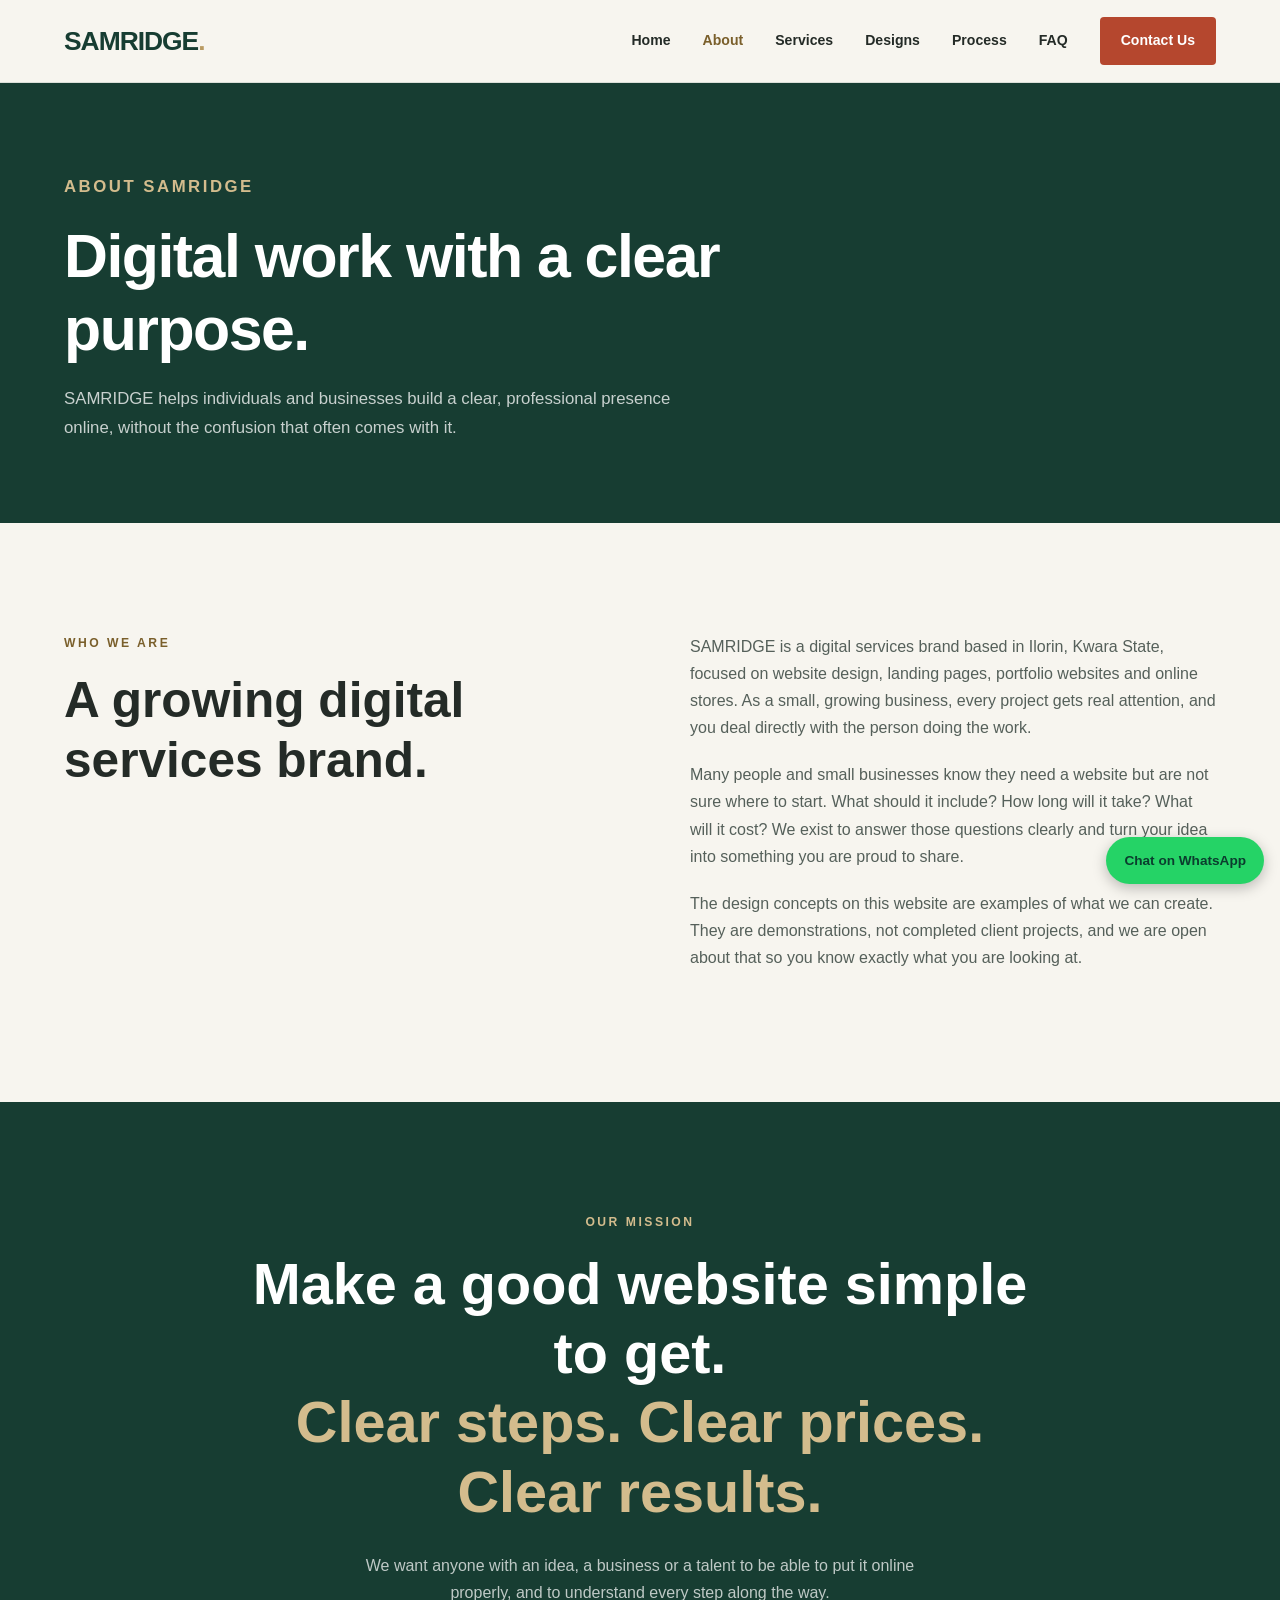
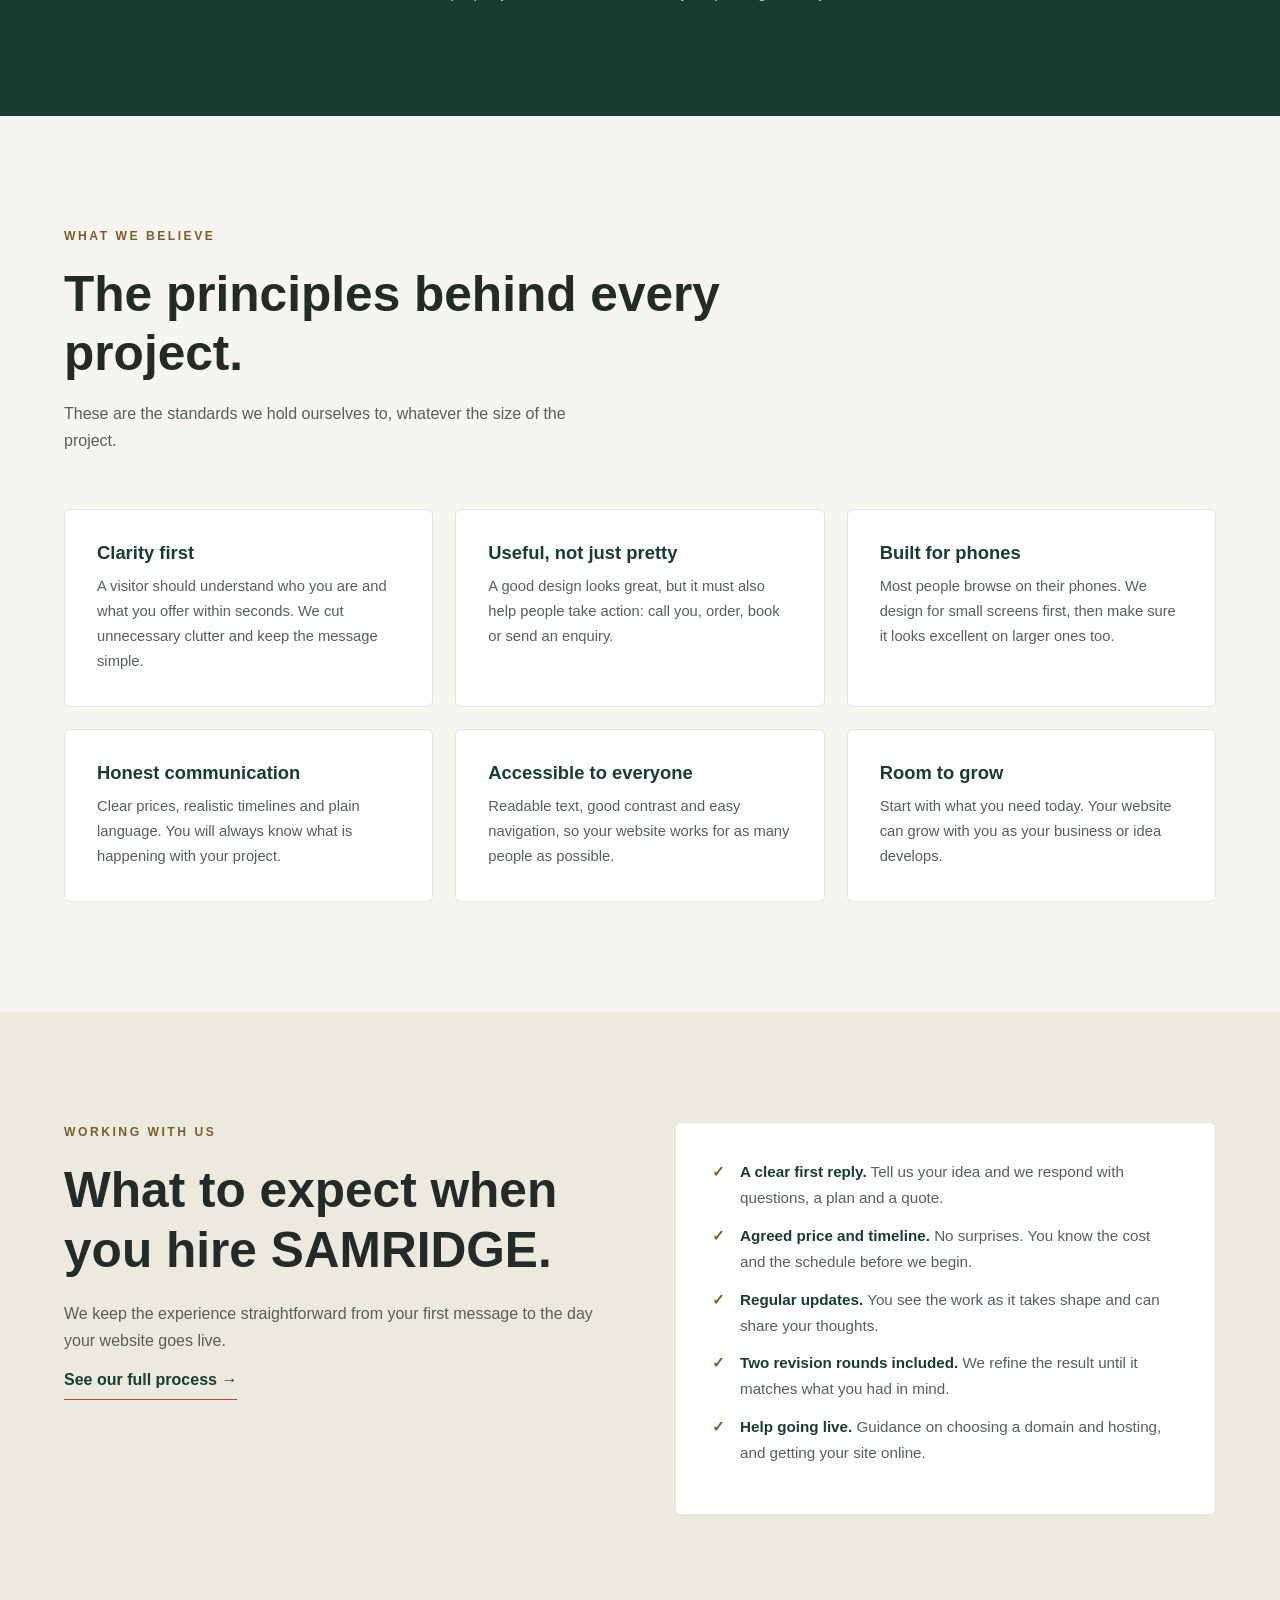
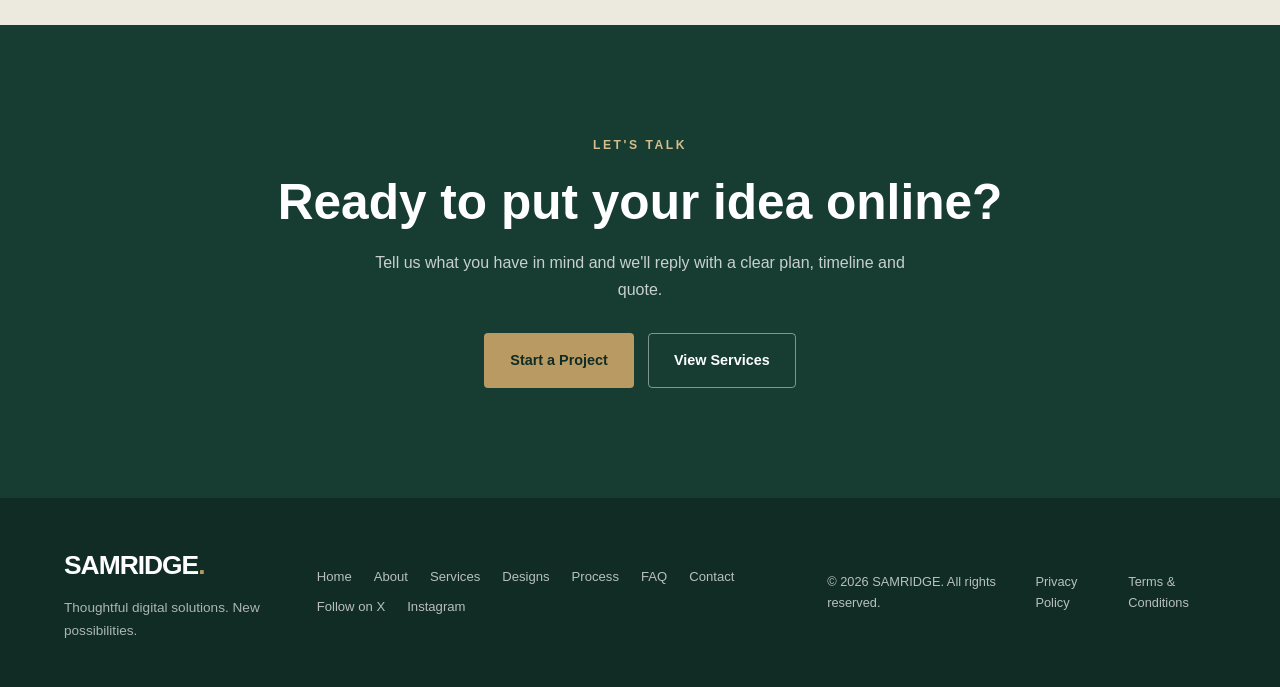
<file: about.html>
<!DOCTYPE html>
<html lang="en">
<head>
    <meta charset="UTF-8">
    <meta name="viewport" content="width=device-width, initial-scale=1.0">
    <title>About SAMRIDGE | Website Design in Ilorin</title>
    <meta name="description" content="Learn who SAMRIDGE is, a website design business based in Ilorin, Kwara State, and how we help individuals and businesses build a clear, professional presence online.">
    <meta name="robots" content="index, follow">
    <meta name="theme-color" content="#173D32">

    <meta property="og:type" content="website">
    <meta property="og:title" content="About SAMRIDGE | Website Design in Ilorin">
    <meta property="og:description" content="Who SAMRIDGE is, what we believe, and how we work.">
    <meta property="og:url" content="https://samah-076.github.io/samridge-website/about.html">
    <meta property="og:image" content="https://samah-076.github.io/samridge-website/og-image.png">
    <meta name="twitter:card" content="summary_large_image">

    <link rel="canonical" href="https://samah-076.github.io/samridge-website/about.html">
    <link rel="icon" href="favicon.png">
    <link rel="stylesheet" href="style.css">
</head>

<body>

    <header class="header">
        <div class="container nav-container">
            <a href="index.html" class="logo">SAMRIDGE<span>.</span></a>

            <button class="menu-toggle" id="menu-toggle" aria-label="Toggle navigation" aria-expanded="false">
                <span></span><span></span><span></span>
            </button>

            <nav class="nav-links" id="nav-links">
                <a href="index.html">Home</a>
                <a href="about.html" class="active">About</a>
                <a href="services.html">Services</a>
                <a href="designs.html">Designs</a>
                <a href="process.html">Process</a>
                <a href="faq.html">FAQ</a>
                <a href="contact.html" class="nav-contact">Contact Us</a>
            </nav>
        </div>
    </header>

    <main>

        <!-- PAGE HEADER -->
        <section class="page-hero">
            <div class="container">
                <p class="eyebrow">ABOUT SAMRIDGE</p>
                <h1>Digital work with a clear purpose.</h1>
                <p>
                    SAMRIDGE helps individuals and businesses build a clear, professional
                    presence online, without the confusion that often comes with it.
                </p>
            </div>
        </section>


        <!-- WHO WE ARE -->
        <section class="intro section-padding">
            <div class="container intro-grid">

                <div>
                    <p class="eyebrow">WHO WE ARE</p>
                    <h2>A growing digital services brand.</h2>
                </div>

                <div class="intro-text">
                    <p>
                        SAMRIDGE is a digital services brand based in Ilorin, Kwara State,
                        focused on website design, landing pages, portfolio websites and
                        online stores. As a small, growing business, every project gets
                        real attention, and you deal directly with the person doing the work.
                    </p>
                    <p>
                        Many people and small businesses know they need a website but are
                        not sure where to start. What should it include? How long will it
                        take? What will it cost? We exist to answer those questions
                        clearly and turn your idea into something you are proud to share.
                    </p>
                    <p>
                        The design concepts on this website are examples of what we can
                        create. They are demonstrations, not completed client projects, and
                        we are open about that so you know exactly what you are looking at.
                    </p>
                </div>

            </div>
        </section>


        <!-- MISSION -->
        <section class="philosophy section-padding">
            <div class="container philosophy-content">
                <p class="eyebrow">OUR MISSION</p>
                <h2>
                    Make a good website simple to get.
                    <span>Clear steps. Clear prices. Clear results.</span>
                </h2>
                <p>
                    We want anyone with an idea, a business or a talent to be able to put
                    it online properly, and to understand every step along the way.
                </p>
            </div>
        </section>


        <!-- WHAT WE BELIEVE -->
        <section class="section-padding bg-light">
            <div class="container">

                <div class="section-heading">
                    <p class="eyebrow">WHAT WE BELIEVE</p>
                    <h2>The principles behind every project.</h2>
                    <p>
                        These are the standards we hold ourselves to, whatever the size
                        of the project.
                    </p>
                </div>

                <div class="feature-grid">

                    <article class="feature-card">
                        <h3>Clarity first</h3>
                        <p>
                            A visitor should understand who you are and what you offer
                            within seconds. We cut unnecessary clutter and keep the message
                            simple.
                        </p>
                    </article>

                    <article class="feature-card">
                        <h3>Useful, not just pretty</h3>
                        <p>
                            A good design looks great, but it must also help people take
                            action: call you, order, book or send an enquiry.
                        </p>
                    </article>

                    <article class="feature-card">
                        <h3>Built for phones</h3>
                        <p>
                            Most people browse on their phones. We design for small screens
                            first, then make sure it looks excellent on larger ones too.
                        </p>
                    </article>

                    <article class="feature-card">
                        <h3>Honest communication</h3>
                        <p>
                            Clear prices, realistic timelines and plain language. You will
                            always know what is happening with your project.
                        </p>
                    </article>

                    <article class="feature-card">
                        <h3>Accessible to everyone</h3>
                        <p>
                            Readable text, good contrast and easy navigation, so your
                            website works for as many people as possible.
                        </p>
                    </article>

                    <article class="feature-card">
                        <h3>Room to grow</h3>
                        <p>
                            Start with what you need today. Your website can grow with you
                            as your business or idea develops.
                        </p>
                    </article>

                </div>

            </div>
        </section>


        <!-- HOW WE WORK WITH YOU -->
        <section class="section-padding bg-alt">
            <div class="container split">

                <div>
                    <p class="eyebrow">WORKING WITH US</p>
                    <h2>What to expect when you hire SAMRIDGE.</h2>
                    <p style="margin-top:20px;">
                        We keep the experience straightforward from your first message to
                        the day your website goes live.
                    </p>
                    <a href="process.html" class="text-link">See our full process →</a>
                </div>

                <div class="split-box">
                    <ul class="check-list" style="margin-top:0;">
                        <li><strong>A clear first reply.</strong> Tell us your idea and we respond with questions, a plan and a quote.</li>
                        <li><strong>Agreed price and timeline.</strong> No surprises. You know the cost and the schedule before we begin.</li>
                        <li><strong>Regular updates.</strong> You see the work as it takes shape and can share your thoughts.</li>
                        <li><strong>Two revision rounds included.</strong> We refine the result until it matches what you had in mind.</li>
                        <li><strong>Help going live.</strong> Guidance on choosing a domain and hosting, and getting your site online.</li>
                    </ul>
                </div>

            </div>
        </section>


        <!-- CTA -->
        <section class="cta-banner section-padding">
            <div class="container">
                <p class="eyebrow">LET'S TALK</p>
                <h2>Ready to put your idea online?</h2>
                <p>Tell us what you have in mind and we'll reply with a clear plan, timeline and quote.</p>
                <div class="hero-buttons">
                    <a href="contact.html" class="btn btn-primary">Start a Project</a>
                    <a href="services.html" class="btn btn-outline">View Services</a>
                </div>
            </div>
        </section>

    </main>


    <footer class="footer">
        <div class="container footer-content">

            <div>
                <a href="index.html" class="logo footer-logo">SAMRIDGE<span>.</span></a>
                <p>Thoughtful digital solutions. New possibilities.</p>
            </div>

            <nav class="footer-links" aria-label="Footer">
                <a href="index.html">Home</a>
                <a href="about.html">About</a>
                <a href="services.html">Services</a>
                <a href="designs.html">Designs</a>
                <a href="process.html">Process</a>
                <a href="faq.html">FAQ</a>
                <a href="contact.html">Contact</a>
            </nav>

            <div class="footer-bottom">
                <p>© <span id="year"></span> SAMRIDGE. All rights reserved.</p>
                <a href="privacy.html">Privacy Policy</a>
                <a href="terms.html">Terms &amp; Conditions</a>
            </div>

        </div>
    </footer>

    <a href="https://wa.me/2349167930217?text=Hi%20SAMRIDGE%2C%20I%27d%20like%20to%20start%20a%20project"
       class="whatsapp-float" target="_blank" rel="noopener" aria-label="Chat on WhatsApp">Chat on WhatsApp</a>

    <script src="script.js"></script>
</body>
</html>
</file>
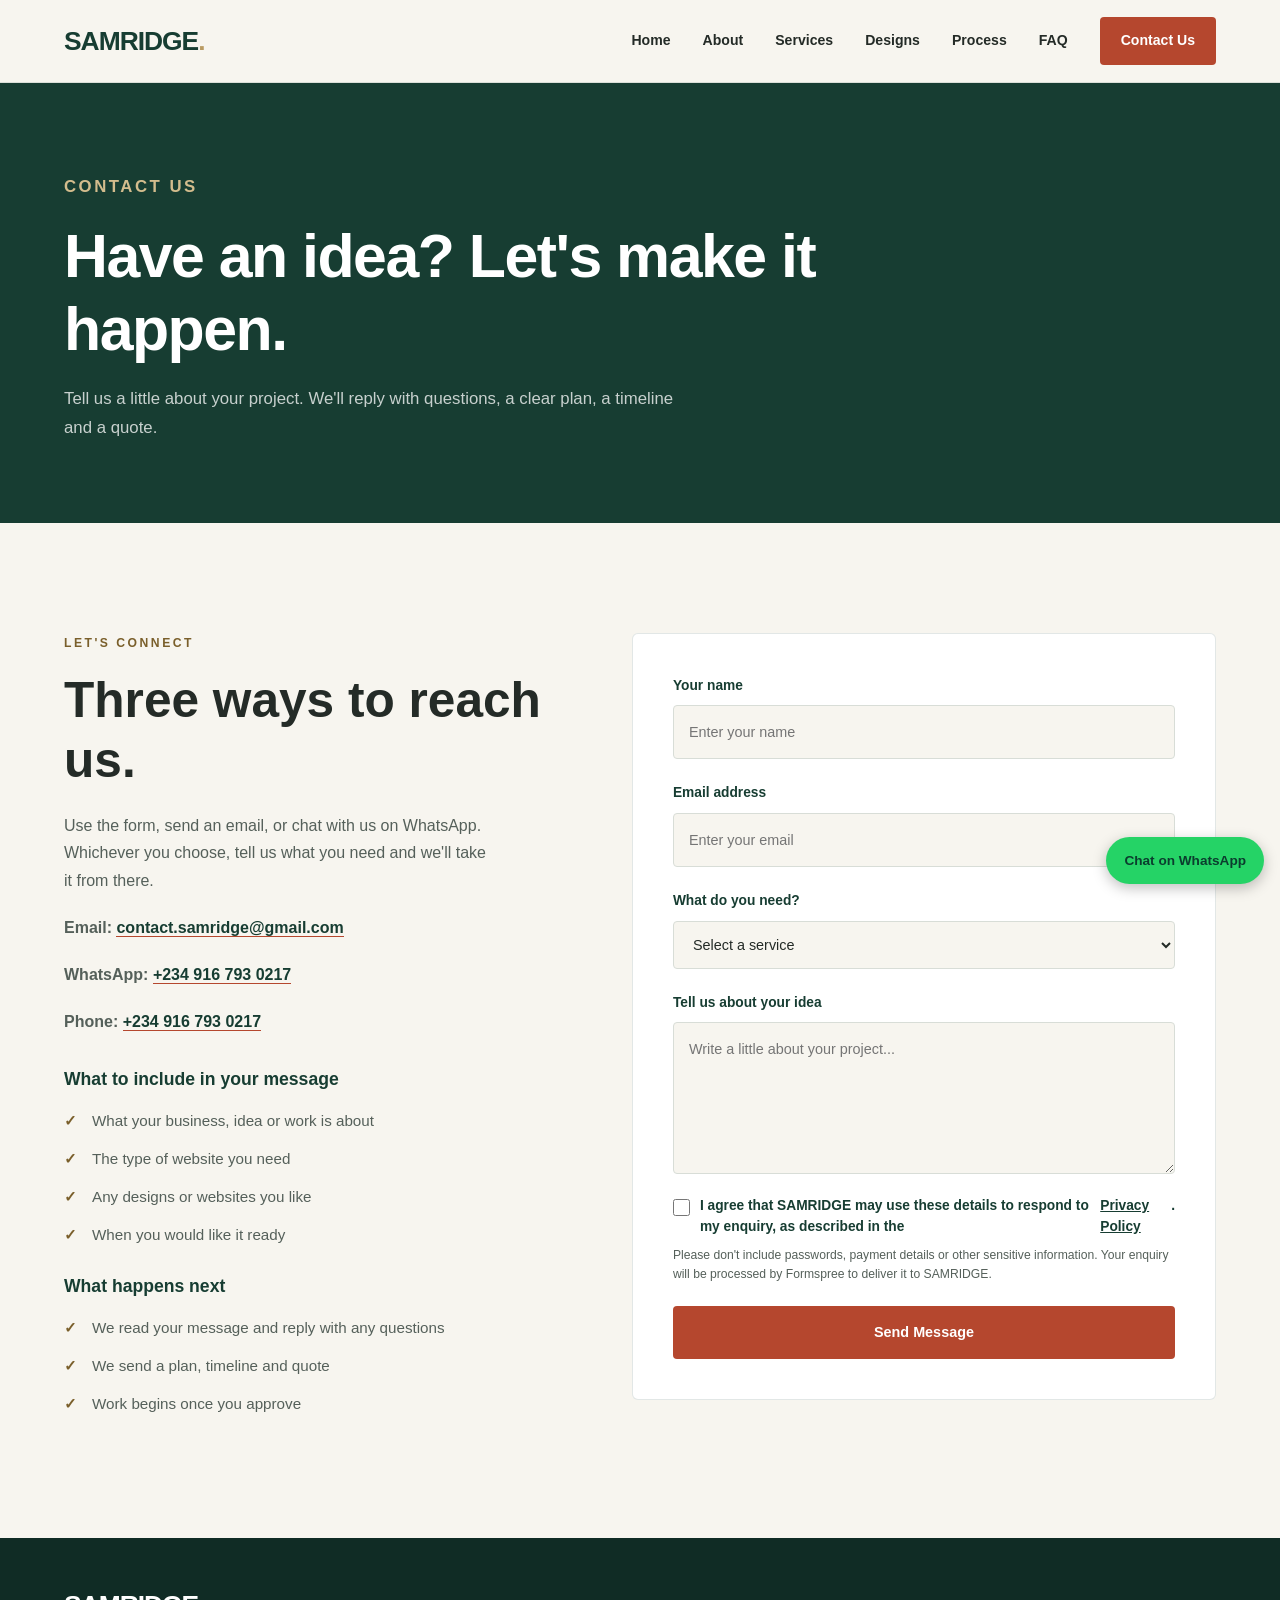
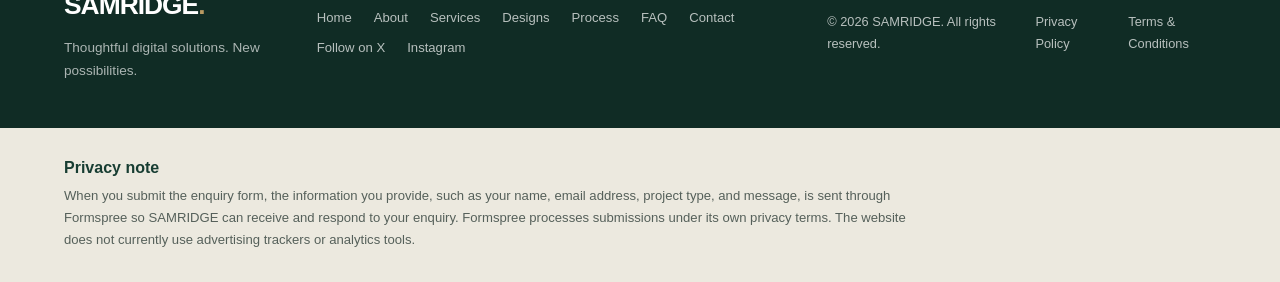
<file: contact.html>
<!DOCTYPE html>
<html lang="en">
<head>
    <meta charset="UTF-8">
    <meta name="viewport" content="width=device-width, initial-scale=1.0">
    <title>Contact SAMRIDGE | Start Your Website Project</title>
    <meta name="description" content="Contact SAMRIDGE to start your website project. Send an enquiry, email us or chat on WhatsApp and we'll reply with a clear plan, timeline and quote.">
    <meta name="robots" content="index, follow">
    <meta name="theme-color" content="#173D32">

    <meta property="og:type" content="website">
    <meta property="og:title" content="Contact SAMRIDGE | Start Your Website Project">
    <meta property="og:description" content="Send an enquiry and get a clear plan, timeline and quote.">
    <meta property="og:url" content="https://samah-076.github.io/samridge-website/contact.html">
    <meta property="og:image" content="https://samah-076.github.io/samridge-website/og-image.png">
    <meta name="twitter:card" content="summary_large_image">

    <link rel="canonical" href="https://samah-076.github.io/samridge-website/contact.html">
    <link rel="icon" href="favicon.png">
    <link rel="stylesheet" href="style.css">
</head>

<body>

    <header class="header">
        <div class="container nav-container">
            <a href="index.html" class="logo">SAMRIDGE<span>.</span></a>

            <button class="menu-toggle" id="menu-toggle" aria-label="Toggle navigation" aria-expanded="false">
                <span></span><span></span><span></span>
            </button>

            <nav class="nav-links" id="nav-links">
                <a href="index.html">Home</a>
                <a href="about.html">About</a>
                <a href="services.html">Services</a>
                <a href="designs.html">Designs</a>
                <a href="process.html">Process</a>
                <a href="faq.html">FAQ</a>
                <a href="contact.html" class="nav-contact active">Contact Us</a>
            </nav>
        </div>
    </header>

    <main>

        <section class="page-hero">
            <div class="container">
                <p class="eyebrow">CONTACT US</p>
                <h1>Have an idea? Let's make it happen.</h1>
                <p>
                    Tell us a little about your project. We'll reply with questions, a
                    clear plan, a timeline and a quote.
                </p>
            </div>
        </section>


        <section class="contact section-padding" id="contact">
            <div class="container contact-grid">

                <div class="contact-content">

                    <p class="eyebrow">LET'S CONNECT</p>

                    <h2>Three ways to reach us.</h2>

                    <p>
                        Use the form, send an email, or chat with us on WhatsApp.
                        Whichever you choose, tell us what you need and we'll take it
                        from there.
                    </p>

                    <p class="contact-email">
                        Email:
                        <a href="mailto:contact.samridge@gmail.com">contact.samridge@gmail.com</a>
                    </p>

                    <p class="contact-email">
                        WhatsApp:
                        <a href="https://wa.me/2349167930217?text=Hi%20SAMRIDGE%2C%20I%27d%20like%20to%20start%20a%20project"
                           target="_blank" rel="noopener">+234 916 793 0217</a>
                    </p>
                                        <p class="contact-email">
                        Phone:
                        <a href="tel:+2349167930217">+234 916 793 0217</a>
                    </p>

                    <h3 style="margin-top:34px; color:var(--primary); font-size:1.1rem;">What to include in your message</h3>
                    <ul class="check-list">
                        <li>What your business, idea or work is about</li>
                        <li>The type of website you need</li>
                        <li>Any designs or websites you like</li>
                        <li>When you would like it ready</li>
                    </ul>

                    <h3 style="margin-top:28px; color:var(--primary); font-size:1.1rem;">What happens next</h3>
                    <ul class="check-list">
                        <li>We read your message and reply with any questions</li>
                        <li>We send a plan, timeline and quote</li>
                        <li>Work begins once you approve</li>
                    </ul>

                </div>

                <form
                    action="https://formspree.io/f/moedpweg"
                    method="POST"
                    id="contact-form"
                    class="contact-form"
                >
                    <input type="hidden" name="_subject" value="New SAMRIDGE website enquiry">
                    <input type="text" name="_gotcha" style="display:none" tabindex="-1" autocomplete="off">

                    <div class="form-group">
                        <label for="name">Your name</label>
                        <input type="text" id="name" name="name" placeholder="Enter your name" required maxlength="100">
                    </div>

                    <div class="form-group">
                        <label for="email">Email address</label>
                        <input type="email" id="email" name="email" placeholder="Enter your email" required maxlength="254">
                    </div>

                    <div class="form-group">
                        <label for="project-type">What do you need?</label>
                        <select id="project-type" name="project_type" required>
                            <option value="">Select a service</option>
                            <option value="Website Design">Website Design</option>
                            <option value="Tech Startup Landing Page">Tech Startup Landing Page</option>
                            <option value="Product Launch Landing Page">Product Launch Landing Page</option>
                            <option value="Boutique Hotel Website">Boutique Hotel Website</option>
                            <option value="Restaurant Website">Restaurant Website</option>
                            <option value="Corporate Firm Website">Corporate Firm Website</option>
                            <option value="Creative Agency Website">Creative Agency Website</option>
                            <option value="Fashion Store">Fashion Store</option>
                            <option value="Electronics Store">Electronics Store</option>
                            <option value="Portfolio Website">Portfolio Website</option>
                            <option value="Website Improvement">Website Improvement</option>
                            <option value="Other">Something else</option>
                        </select>
                    </div>

                    <div class="form-group">
                        <label for="message">Tell us about your idea</label>
                        <textarea id="message" name="message" rows="5" placeholder="Write a little about your project..." required maxlength="3000"></textarea>
                    </div>

                    <div class="form-group privacy-consent">
                        <label>
                            <input type="checkbox" name="privacy_consent" value="I agree to be contacted about this enquiry" required>
                            I agree that SAMRIDGE may use these details to respond to my enquiry, as described in the <a href="privacy.html" style="text-decoration:underline;">Privacy Policy</a>.
                        </label>
                        <small>Please don't include passwords, payment details or other sensitive information. Your enquiry will be processed by Formspree to deliver it to SAMRIDGE.</small>
                    </div>

                    <button type="submit" class="btn btn-primary form-button">Send Message</button>
                </form>

            </div>
        </section>

    </main>


    <footer class="footer">
        <div class="container footer-content">

            <div>
                <a href="index.html" class="logo footer-logo">SAMRIDGE<span>.</span></a>
                <p>Thoughtful digital solutions. New possibilities.</p>
            </div>

            <nav class="footer-links" aria-label="Footer">
                <a href="index.html">Home</a>
                <a href="about.html">About</a>
                <a href="services.html">Services</a>
                <a href="designs.html">Designs</a>
                <a href="process.html">Process</a>
                <a href="faq.html">FAQ</a>
                <a href="contact.html">Contact</a>
            </nav>

            <div class="footer-bottom">
                <p>© <span id="year"></span> SAMRIDGE. All rights reserved.</p>
                <a href="#privacy">Privacy note</a>
            </div>

        </div>
    </footer>


    <!-- PRIVACY NOTE -->
    <section class="privacy-section" id="privacy" aria-labelledby="privacy-heading">
        <div class="container">
            <h2 id="privacy-heading">Privacy note</h2>
            <p>
                When you submit the enquiry form, the information you provide,
                such as your name, email address, project type, and message,
                is sent through Formspree so SAMRIDGE can receive and respond
                to your enquiry. Formspree processes submissions under its
                own privacy terms. The website does not currently use
                advertising trackers or analytics tools.
            </p>
        </div>
    </section>

    <a href="https://wa.me/2349167930217?text=Hi%20SAMRIDGE%2C%20I%27d%20like%20to%20start%20a%20project"
       class="whatsapp-float" target="_blank" rel="noopener" aria-label="Chat on WhatsApp">Chat on WhatsApp</a>

    <script src="script.js"></script>
</body>
</html>
</file>
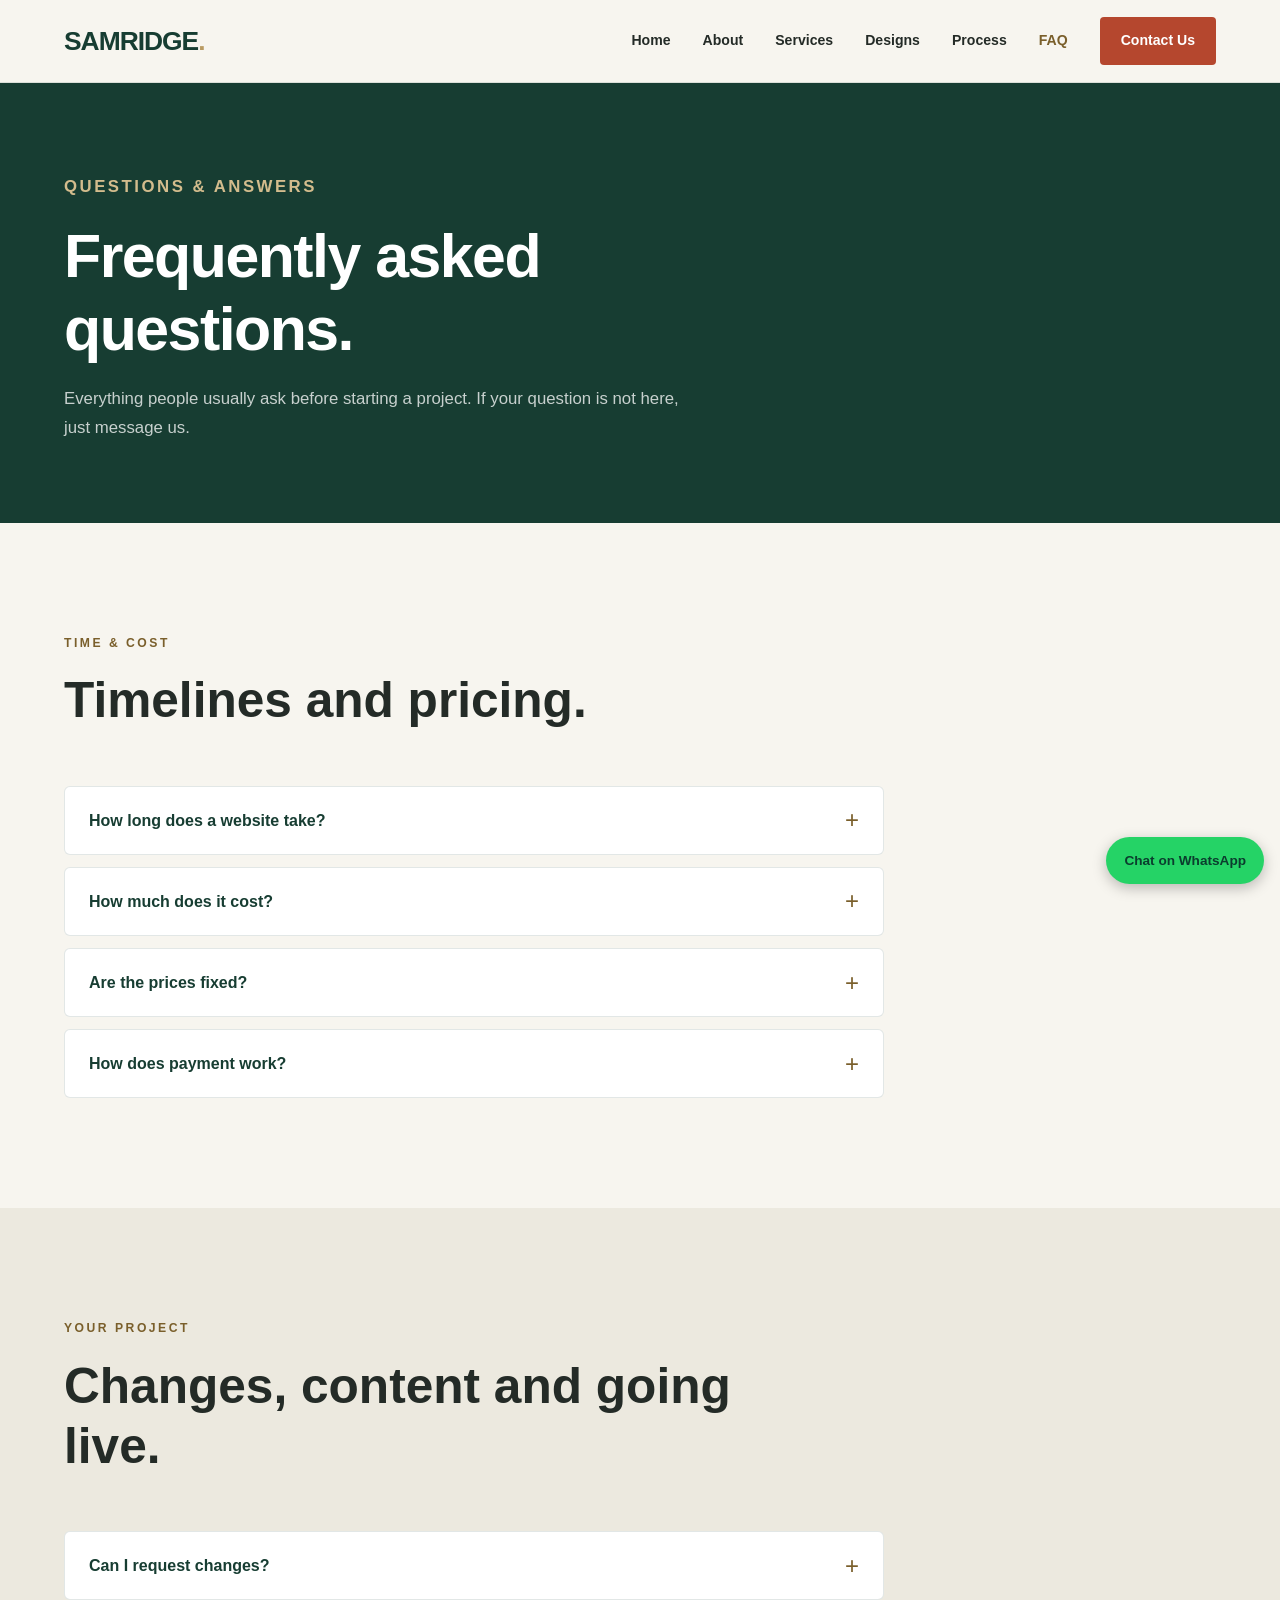
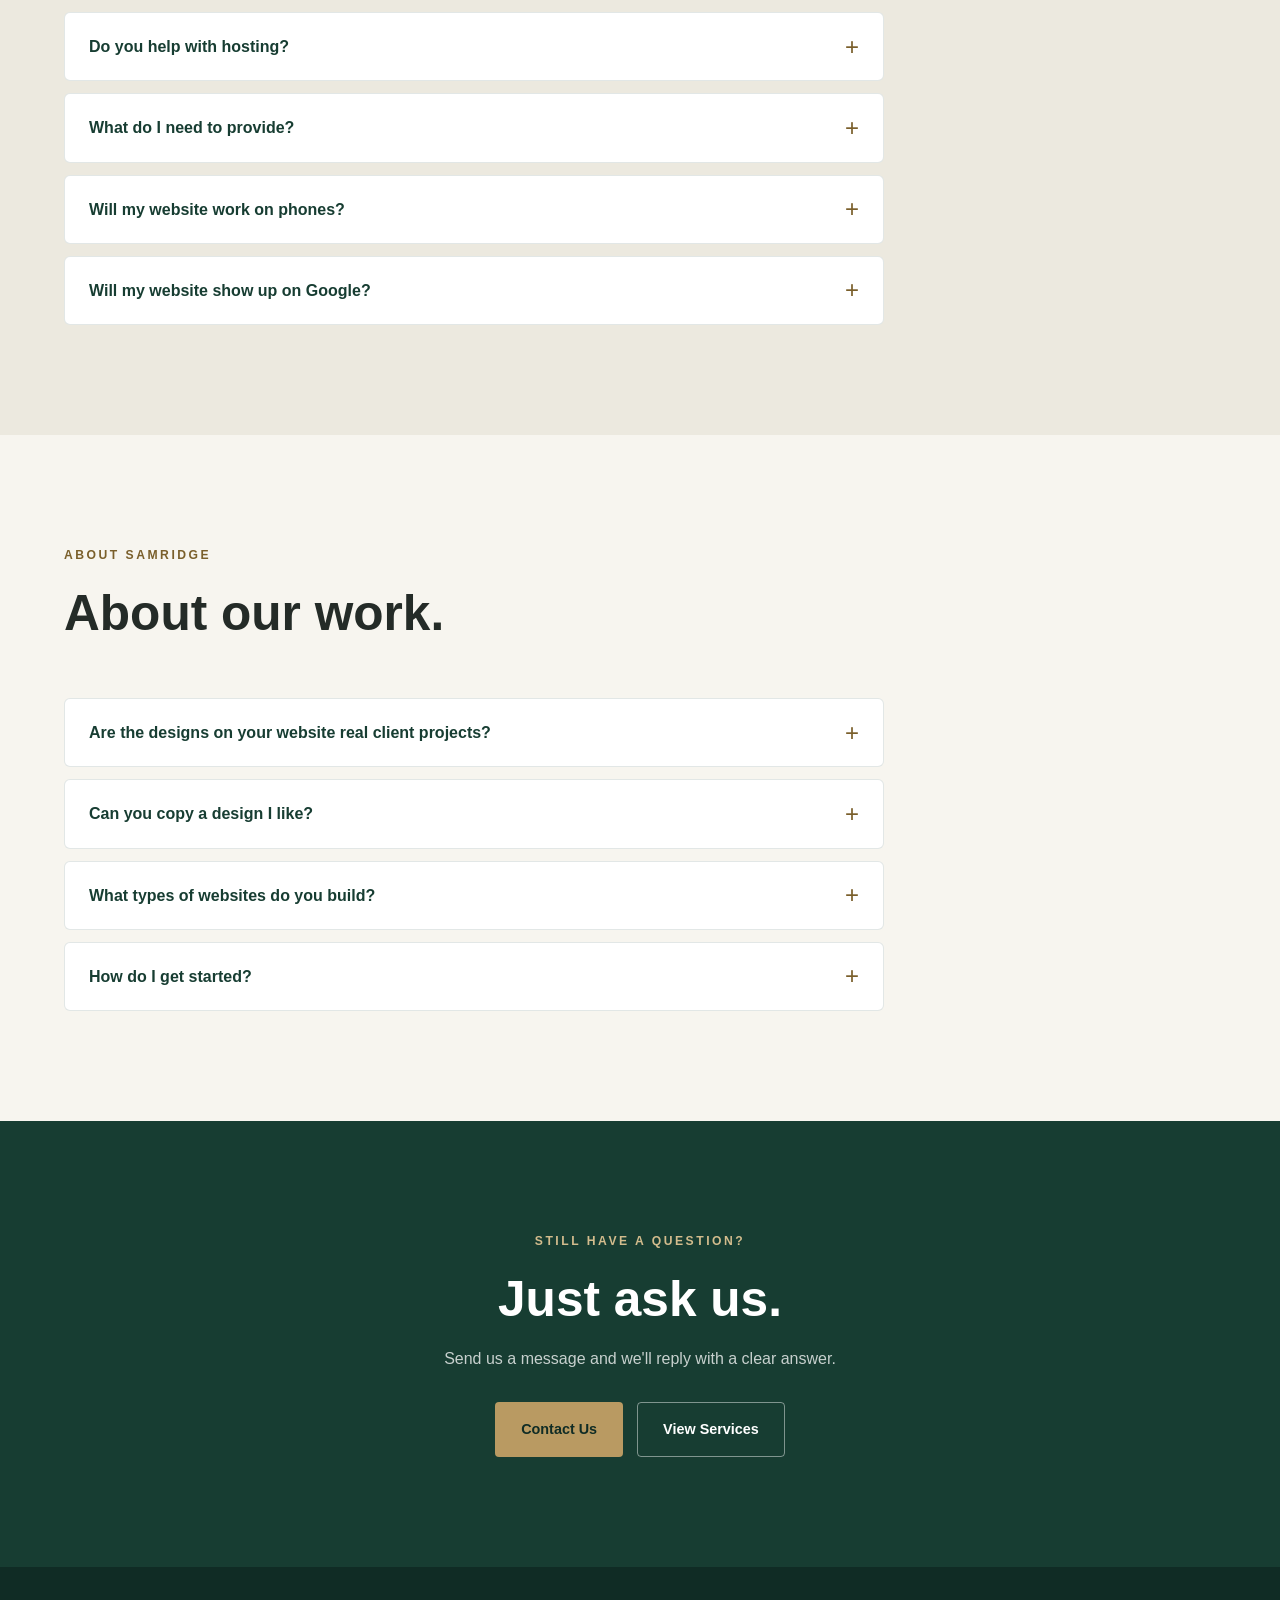
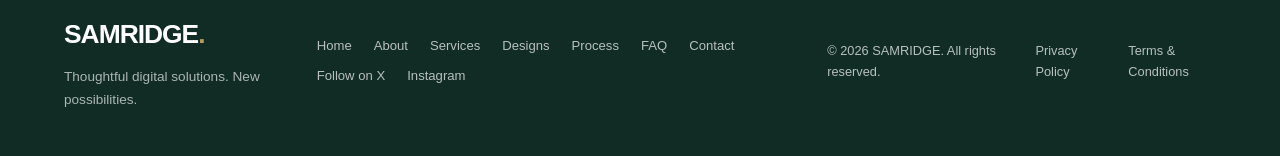
<file: faq.html>
<!DOCTYPE html>
<html lang="en">
<head>
    <meta charset="UTF-8">
    <meta name="viewport" content="width=device-width, initial-scale=1.0">
    <title>FAQ | Website Design Questions Answered | SAMRIDGE</title>
    <meta name="description" content="Answers to common questions about SAMRIDGE website design: how long it takes, how much it costs, revisions, hosting, what you need to provide, and more.">
    <meta name="robots" content="index, follow">
    <meta name="theme-color" content="#173D32">

    <meta property="og:type" content="website">
    <meta property="og:title" content="FAQ | Website Design Questions Answered | SAMRIDGE">
    <meta property="og:description" content="Timelines, pricing, revisions, hosting and more.">
    <meta property="og:url" content="https://samah-076.github.io/samridge-website/faq.html">
    <meta property="og:image" content="https://samah-076.github.io/samridge-website/og-image.png">
    <meta name="twitter:card" content="summary_large_image">

    <link rel="canonical" href="https://samah-076.github.io/samridge-website/faq.html">
    <link rel="icon" href="favicon.png">
    <link rel="stylesheet" href="style.css">
</head>

<body>

    <header class="header">
        <div class="container nav-container">
            <a href="index.html" class="logo">SAMRIDGE<span>.</span></a>

            <button class="menu-toggle" id="menu-toggle" aria-label="Toggle navigation" aria-expanded="false">
                <span></span><span></span><span></span>
            </button>

            <nav class="nav-links" id="nav-links">
                <a href="index.html">Home</a>
                <a href="about.html">About</a>
                <a href="services.html">Services</a>
                <a href="designs.html">Designs</a>
                <a href="process.html">Process</a>
                <a href="faq.html" class="active">FAQ</a>
                <a href="contact.html" class="nav-contact">Contact Us</a>
            </nav>
        </div>
    </header>

    <main>

        <section class="page-hero">
            <div class="container">
                <p class="eyebrow">QUESTIONS &amp; ANSWERS</p>
                <h1>Frequently asked questions.</h1>
                <p>
                    Everything people usually ask before starting a project. If your
                    question is not here, just message us.
                </p>
            </div>
        </section>


        <section class="faq section-padding bg-light">
            <div class="container">

                <div class="section-heading">
                    <p class="eyebrow">TIME &amp; COST</p>
                    <h2>Timelines and pricing.</h2>
                </div>

                <div class="faq-list">

                    <details class="faq-item">
                        <summary>How long does a website take?</summary>
                        <p>Landing pages usually take 3-7 days. Full websites take 1-3 weeks, depending on the number of pages and how quickly you send content and feedback.</p>
                    </details>

                    <details class="faq-item">
                        <summary>How much does it cost?</summary>
                        <p>Landing pages start from ₦50,000, full websites from ₦150,000, and e-commerce websites from ₦300,000. The final cost depends on your requirements, and we'll give you a clear quote before we begin.</p>
                    </details>

                    <details class="faq-item">
                        <summary>Are the prices fixed?</summary>
                        <p>The prices shown are starting prices. Your final price depends on the number of pages, the features you need and the amount of content. You will see the full price in your quote before any work starts.</p>
                    </details>

                    <details class="faq-item">
                        <summary>How does payment work?</summary>
                        <p>Payment terms are agreed with you in your quote, before work begins, so there are no surprises. If you have a preference, tell us and we will discuss it.</p>
                    </details>

                </div>

            </div>
        </section>


        <section class="faq section-padding bg-alt">
            <div class="container">

                <div class="section-heading">
                    <p class="eyebrow">YOUR PROJECT</p>
                    <h2>Changes, content and going live.</h2>
                </div>

                <div class="faq-list">

                    <details class="faq-item">
                        <summary>Can I request changes?</summary>
                        <p>Yes. Two rounds of revisions are included in every project. Extra changes beyond that can be arranged for a small fee.</p>
                    </details>

                    <details class="faq-item">
                        <summary>Do you help with hosting?</summary>
                        <p>Yes. We can guide you in choosing a domain and hosting, and help get your website live. Domain and hosting are separate costs paid to the provider you choose.</p>
                    </details>

                    <details class="faq-item">
                        <summary>What do I need to provide?</summary>
                        <p>A short description of your business or idea, your contact details, and your logo and photos if you have them. If you don't have some of these, tell us and we'll advise you on what to do.</p>
                    </details>

                    <details class="faq-item">
                        <summary>Will my website work on phones?</summary>
                        <p>Yes. We design for phones first, because most visitors browse on them, then make sure the site also looks great on tablets and computers.</p>
                    </details>

                    <details class="faq-item">
                        <summary>Will my website show up on Google?</summary>
                        <p>We build every site with a clean structure and proper page titles and descriptions, which helps Google understand it. No one can promise a specific ranking, because that depends on many factors, but we give your site a solid foundation.</p>
                    </details>

                </div>

            </div>
        </section>


        <section class="faq section-padding bg-light">
            <div class="container">

                <div class="section-heading">
                    <p class="eyebrow">ABOUT SAMRIDGE</p>
                    <h2>About our work.</h2>
                </div>

                <div class="faq-list">

                    <details class="faq-item">
                        <summary>Are the designs on your website real client projects?</summary>
                        <p>No. They are demonstration concepts created to show possible design directions. We state this openly so you know exactly what you are looking at.</p>
                    </details>

                    <details class="faq-item">
                        <summary>Can you copy a design I like?</summary>
                        <p>We can create a design inspired by a concept or style you like and shape it around your brand. We don't copy other people's websites directly.</p>
                    </details>

                    <details class="faq-item">
                        <summary>What types of websites do you build?</summary>
                        <p>Websites for businesses and organisations, landing pages, portfolio websites and e-commerce websites. See the Services page for details.</p>
                    </details>

                    <details class="faq-item">
                        <summary>How do I get started?</summary>
                        <p>Send us a short message through the contact page, or chat with us on WhatsApp. Tell us what you need and we'll reply with a plan, timeline and quote.</p>
                    </details>

                </div>

            </div>
        </section>


        <section class="cta-banner section-padding">
            <div class="container">
                <p class="eyebrow">STILL HAVE A QUESTION?</p>
                <h2>Just ask us.</h2>
                <p>Send us a message and we'll reply with a clear answer.</p>
                <div class="hero-buttons">
                    <a href="contact.html" class="btn btn-primary">Contact Us</a>
                    <a href="services.html" class="btn btn-outline">View Services</a>
                </div>
            </div>
        </section>

    </main>


    <footer class="footer">
        <div class="container footer-content">

            <div>
                <a href="index.html" class="logo footer-logo">SAMRIDGE<span>.</span></a>
                <p>Thoughtful digital solutions. New possibilities.</p>
            </div>

            <nav class="footer-links" aria-label="Footer">
                <a href="index.html">Home</a>
                <a href="about.html">About</a>
                <a href="services.html">Services</a>
                <a href="designs.html">Designs</a>
                <a href="process.html">Process</a>
                <a href="faq.html">FAQ</a>
                <a href="contact.html">Contact</a>
            </nav>

            <div class="footer-bottom">
                <p>© <span id="year"></span> SAMRIDGE. All rights reserved.</p>
                <a href="contact.html#privacy">Privacy note</a>
            </div>

        </div>
    </footer>

    <a href="https://wa.me/2349167930217?text=Hi%20SAMRIDGE%2C%20I%27d%20like%20to%20start%20a%20project"
       class="whatsapp-float" target="_blank" rel="noopener" aria-label="Chat on WhatsApp">Chat on WhatsApp</a>

    <script src="script.js"></script>
</body>
</html>
</file>
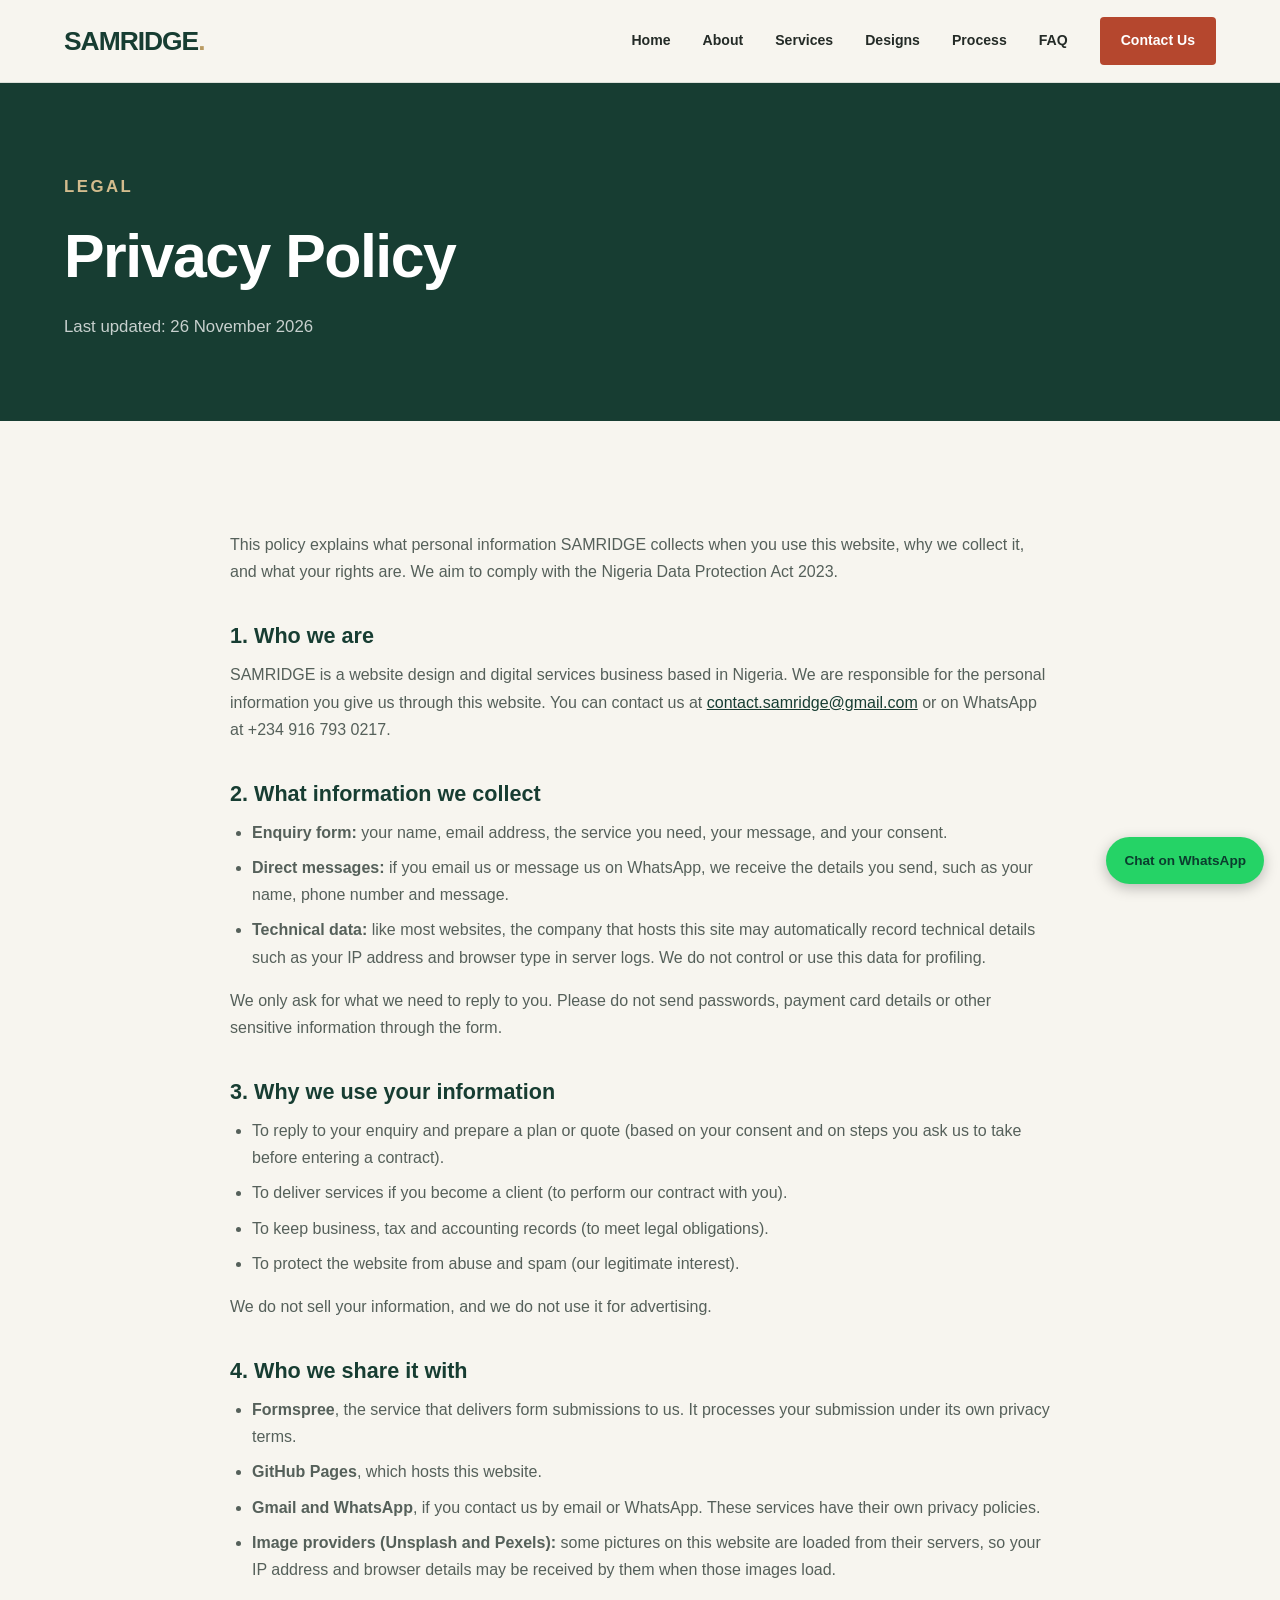
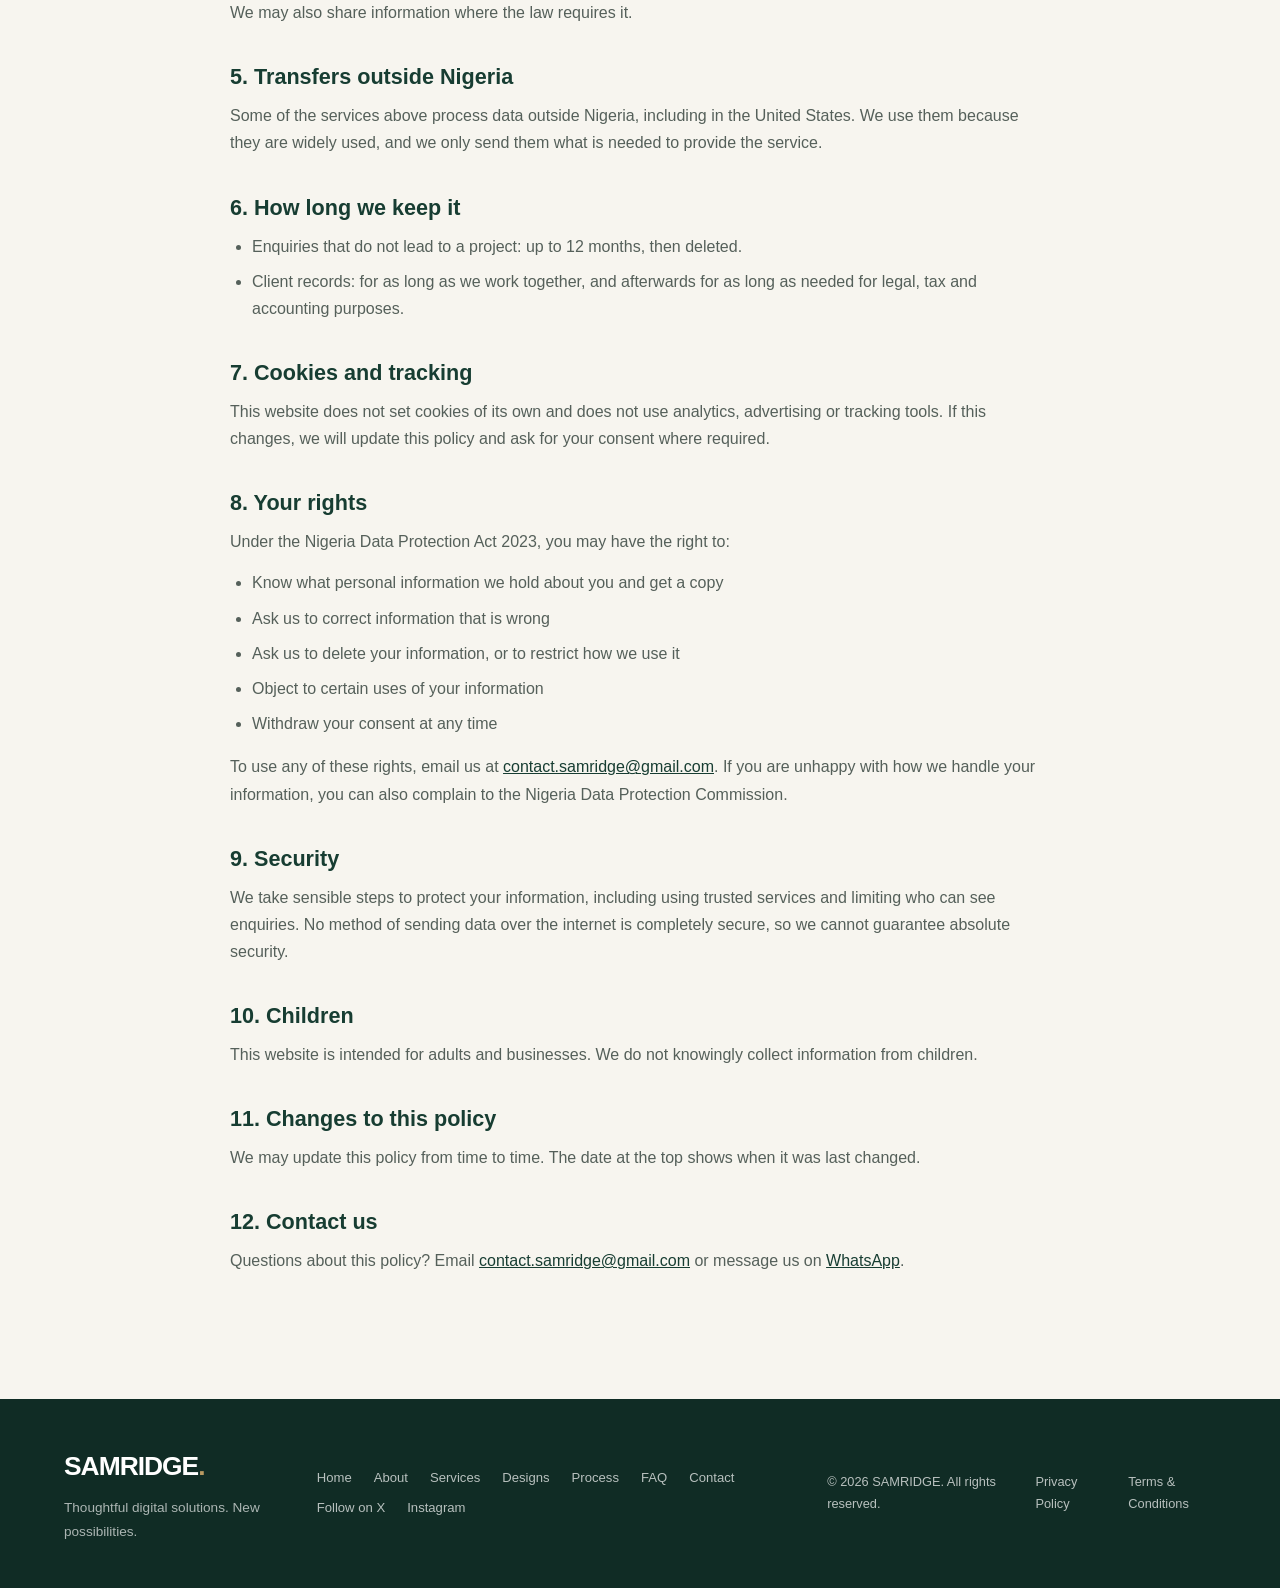
<file: privacy.html>
<!DOCTYPE html>
<html lang="en">
<head>
    <meta charset="UTF-8">
    <meta name="viewport" content="width=device-width, initial-scale=1.0">
    <title>Privacy Policy | SAMRIDGE</title>
    <meta name="description" content="How SAMRIDGE collects, uses and protects your personal information when you visit our website or send an enquiry.">
    <meta name="robots" content="index, follow">
    <meta name="theme-color" content="#173D32">
    <link rel="canonical" href="https://samah-076.github.io/samridge-website/privacy.html">
    <link rel="icon" href="favicon.png">
    <link rel="stylesheet" href="style.css">
</head>

<body>

    <header class="header">
        <div class="container nav-container">
            <a href="index.html" class="logo">SAMRIDGE<span>.</span></a>

            <button class="menu-toggle" id="menu-toggle" aria-label="Toggle navigation" aria-expanded="false">
                <span></span><span></span><span></span>
            </button>

            <nav class="nav-links" id="nav-links">
                <a href="index.html">Home</a>
                <a href="about.html">About</a>
                <a href="services.html">Services</a>
                <a href="designs.html">Designs</a>
                <a href="process.html">Process</a>
                <a href="faq.html">FAQ</a>
                <a href="contact.html" class="nav-contact">Contact Us</a>
            </nav>
        </div>
    </header>

    <main>

        <section class="page-hero">
            <div class="container">
                <p class="eyebrow">LEGAL</p>
                <h1>Privacy Policy</h1>
                <p>Last updated: 26 November 2026</p>
            </div>
        </section>

        <section class="section-padding bg-light">
            <div class="container legal">

                <p>
                    This policy explains what personal information SAMRIDGE collects when you
                    use this website, why we collect it, and what your rights are. We aim to
                    comply with the Nigeria Data Protection Act 2023.
                </p>

                <h2>1. Who we are</h2>
                <p>
                    SAMRIDGE is a website design and digital services business based in Nigeria.
                    We are responsible for the personal information you give us through this
                    website. You can contact us at
                    <a href="mailto:contact.samridge@gmail.com">contact.samridge@gmail.com</a>
                    or on WhatsApp at +234 916 793 0217.
                </p>

                <h2>2. What information we collect</h2>
                <ul>
                    <li><strong>Enquiry form:</strong> your name, email address, the service you need, your message, and your consent.</li>
                    <li><strong>Direct messages:</strong> if you email us or message us on WhatsApp, we receive the details you send, such as your name, phone number and message.</li>
                    <li><strong>Technical data:</strong> like most websites, the company that hosts this site may automatically record technical details such as your IP address and browser type in server logs. We do not control or use this data for profiling.</li>
                </ul>
                <p>We only ask for what we need to reply to you. Please do not send passwords, payment card details or other sensitive information through the form.</p>

                <h2>3. Why we use your information</h2>
                <ul>
                    <li>To reply to your enquiry and prepare a plan or quote (based on your consent and on steps you ask us to take before entering a contract).</li>
                    <li>To deliver services if you become a client (to perform our contract with you).</li>
                    <li>To keep business, tax and accounting records (to meet legal obligations).</li>
                    <li>To protect the website from abuse and spam (our legitimate interest).</li>
                </ul>
                <p>We do not sell your information, and we do not use it for advertising.</p>

                <h2>4. Who we share it with</h2>
                <ul>
                    <li><strong>Formspree</strong>, the service that delivers form submissions to us. It processes your submission under its own privacy terms.</li>
                    <li><strong>GitHub Pages</strong>, which hosts this website.</li>
                    <li><strong>Gmail and WhatsApp</strong>, if you contact us by email or WhatsApp. These services have their own privacy policies.</li>
                    <li><strong>Image providers (Unsplash and Pexels):</strong> some pictures on this website are loaded from their servers, so your IP address and browser details may be received by them when those images load.</li>
                </ul>
                <p>We may also share information where the law requires it.</p>

                <h2>5. Transfers outside Nigeria</h2>
                <p>
                    Some of the services above process data outside Nigeria, including in the
                    United States. We use them because they are widely used, and we only send
                    them what is needed to provide the service.
                </p>

                <h2>6. How long we keep it</h2>
                <ul>
                    <li>Enquiries that do not lead to a project: up to 12 months, then deleted.</li>
                    <li>Client records: for as long as we work together, and afterwards for as long as needed for legal, tax and accounting purposes.</li>
                </ul>

                <h2>7. Cookies and tracking</h2>
                <p>
                    This website does not set cookies of its own and does not use analytics,
                    advertising or tracking tools. If this changes, we will update this policy
                    and ask for your consent where required.
                </p>

                <h2>8. Your rights</h2>
                <p>Under the Nigeria Data Protection Act 2023, you may have the right to:</p>
                <ul>
                    <li>Know what personal information we hold about you and get a copy</li>
                    <li>Ask us to correct information that is wrong</li>
                    <li>Ask us to delete your information, or to restrict how we use it</li>
                    <li>Object to certain uses of your information</li>
                    <li>Withdraw your consent at any time</li>
                </ul>
                <p>
                    To use any of these rights, email us at
                    <a href="mailto:contact.samridge@gmail.com">contact.samridge@gmail.com</a>.
                    If you are unhappy with how we handle your information, you can also
                    complain to the Nigeria Data Protection Commission.
                </p>

                <h2>9. Security</h2>
                <p>
                    We take sensible steps to protect your information, including using
                    trusted services and limiting who can see enquiries. No method of
                    sending data over the internet is completely secure, so we cannot
                    guarantee absolute security.
                </p>

                <h2>10. Children</h2>
                <p>This website is intended for adults and businesses. We do not knowingly collect information from children.</p>

                <h2>11. Changes to this policy</h2>
                <p>We may update this policy from time to time. The date at the top shows when it was last changed.</p>

                <h2>12. Contact us</h2>
                <p>
                    Questions about this policy? Email
                    <a href="mailto:contact.samridge@gmail.com">contact.samridge@gmail.com</a>
                    or message us on
                    <a href="https://wa.me/2349167930217" target="_blank" rel="noopener">WhatsApp</a>.
                </p>

            </div>
        </section>

    </main>

    <footer class="footer">
        <div class="container footer-content">

            <div>
                <a href="index.html" class="logo footer-logo">SAMRIDGE<span>.</span></a>
                <p>Thoughtful digital solutions. New possibilities.</p>
            </div>

            <nav class="footer-links" aria-label="Footer">
                <a href="index.html">Home</a>
                <a href="about.html">About</a>
                <a href="services.html">Services</a>
                <a href="designs.html">Designs</a>
                <a href="process.html">Process</a>
                <a href="faq.html">FAQ</a>
                <a href="contact.html">Contact</a>
            </nav>

            <div class="footer-bottom">
                <p>© <span id="year"></span> SAMRIDGE. All rights reserved.</p>
                <a href="privacy.html">Privacy Policy</a>
                <a href="terms.html">Terms &amp; Conditions</a>
            </div>

        </div>
    </footer>

    <a href="https://wa.me/2349167930217?text=Hi%20SAMRIDGE%2C%20I%27d%20like%20to%20start%20a%20project"
       class="whatsapp-float" target="_blank" rel="noopener" aria-label="Chat on WhatsApp">Chat on WhatsApp</a>

    <script src="script.js"></script>
</body>
</html>
</file>
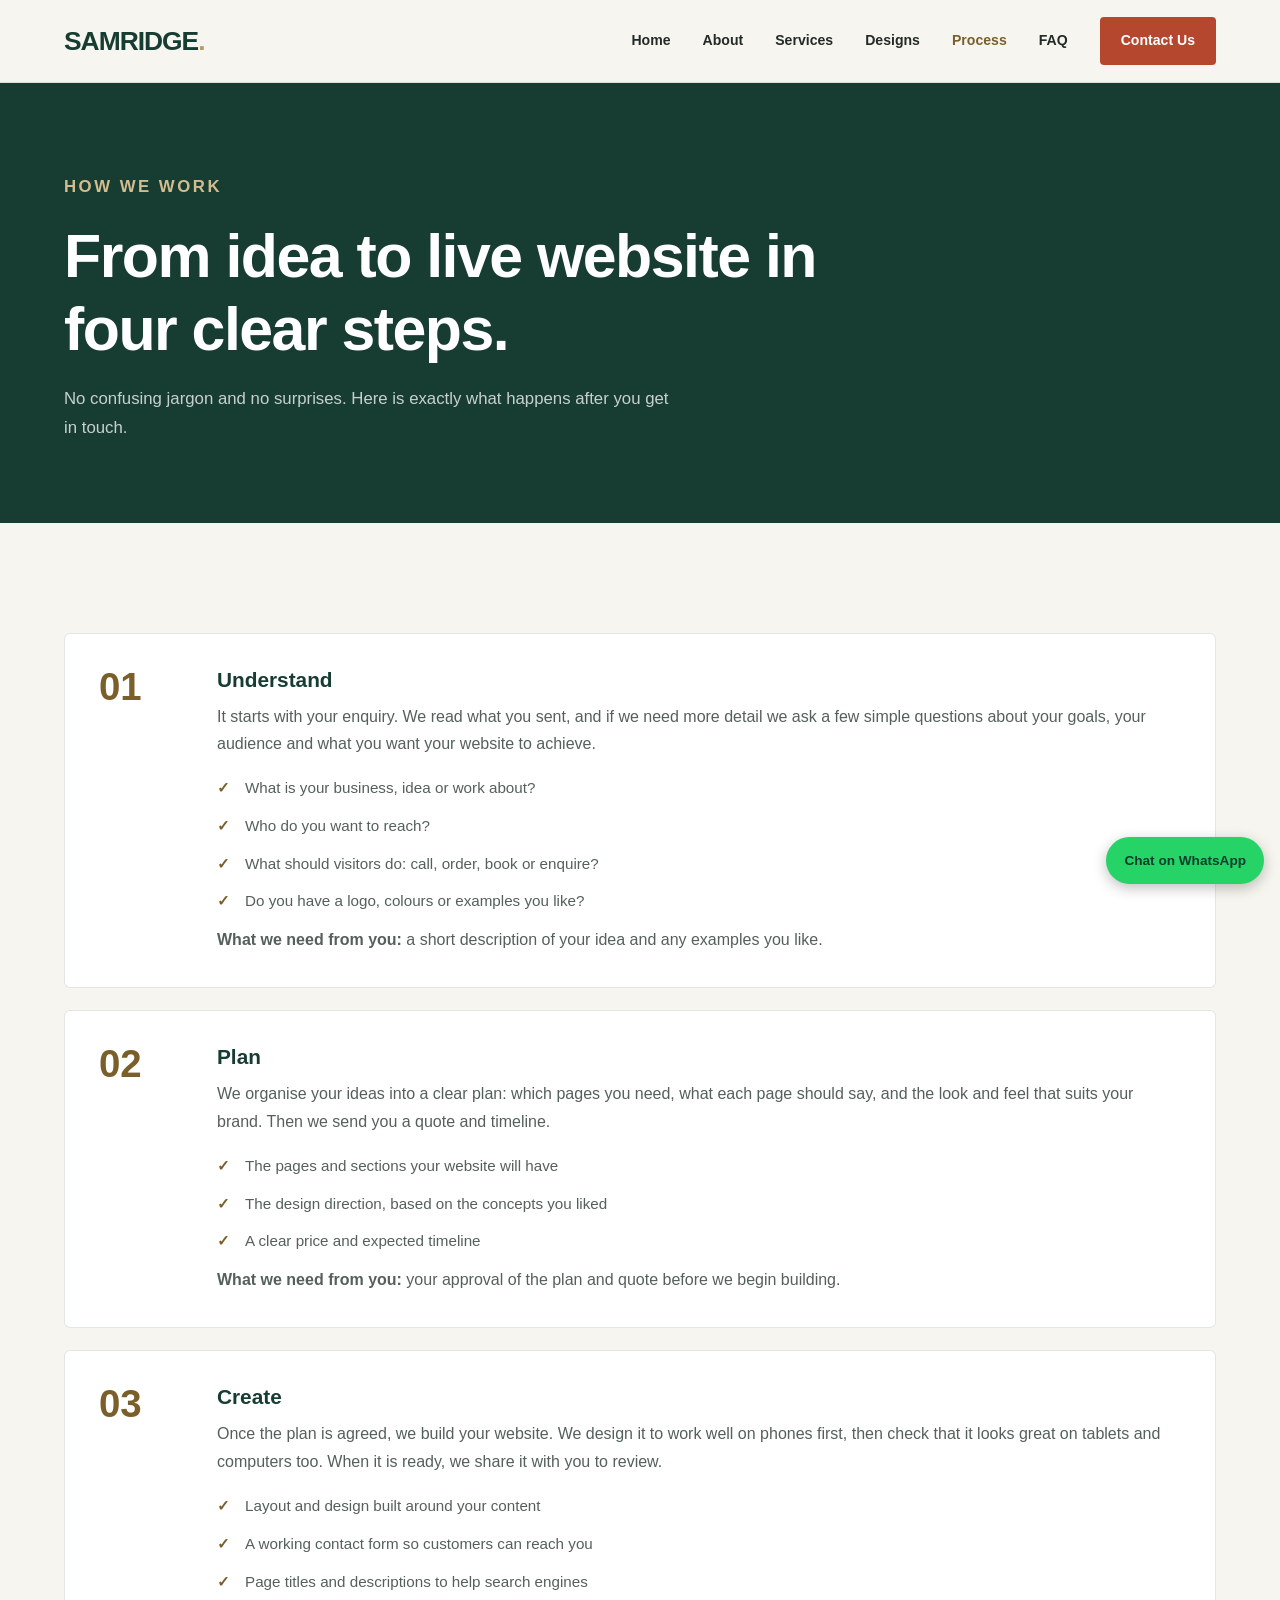
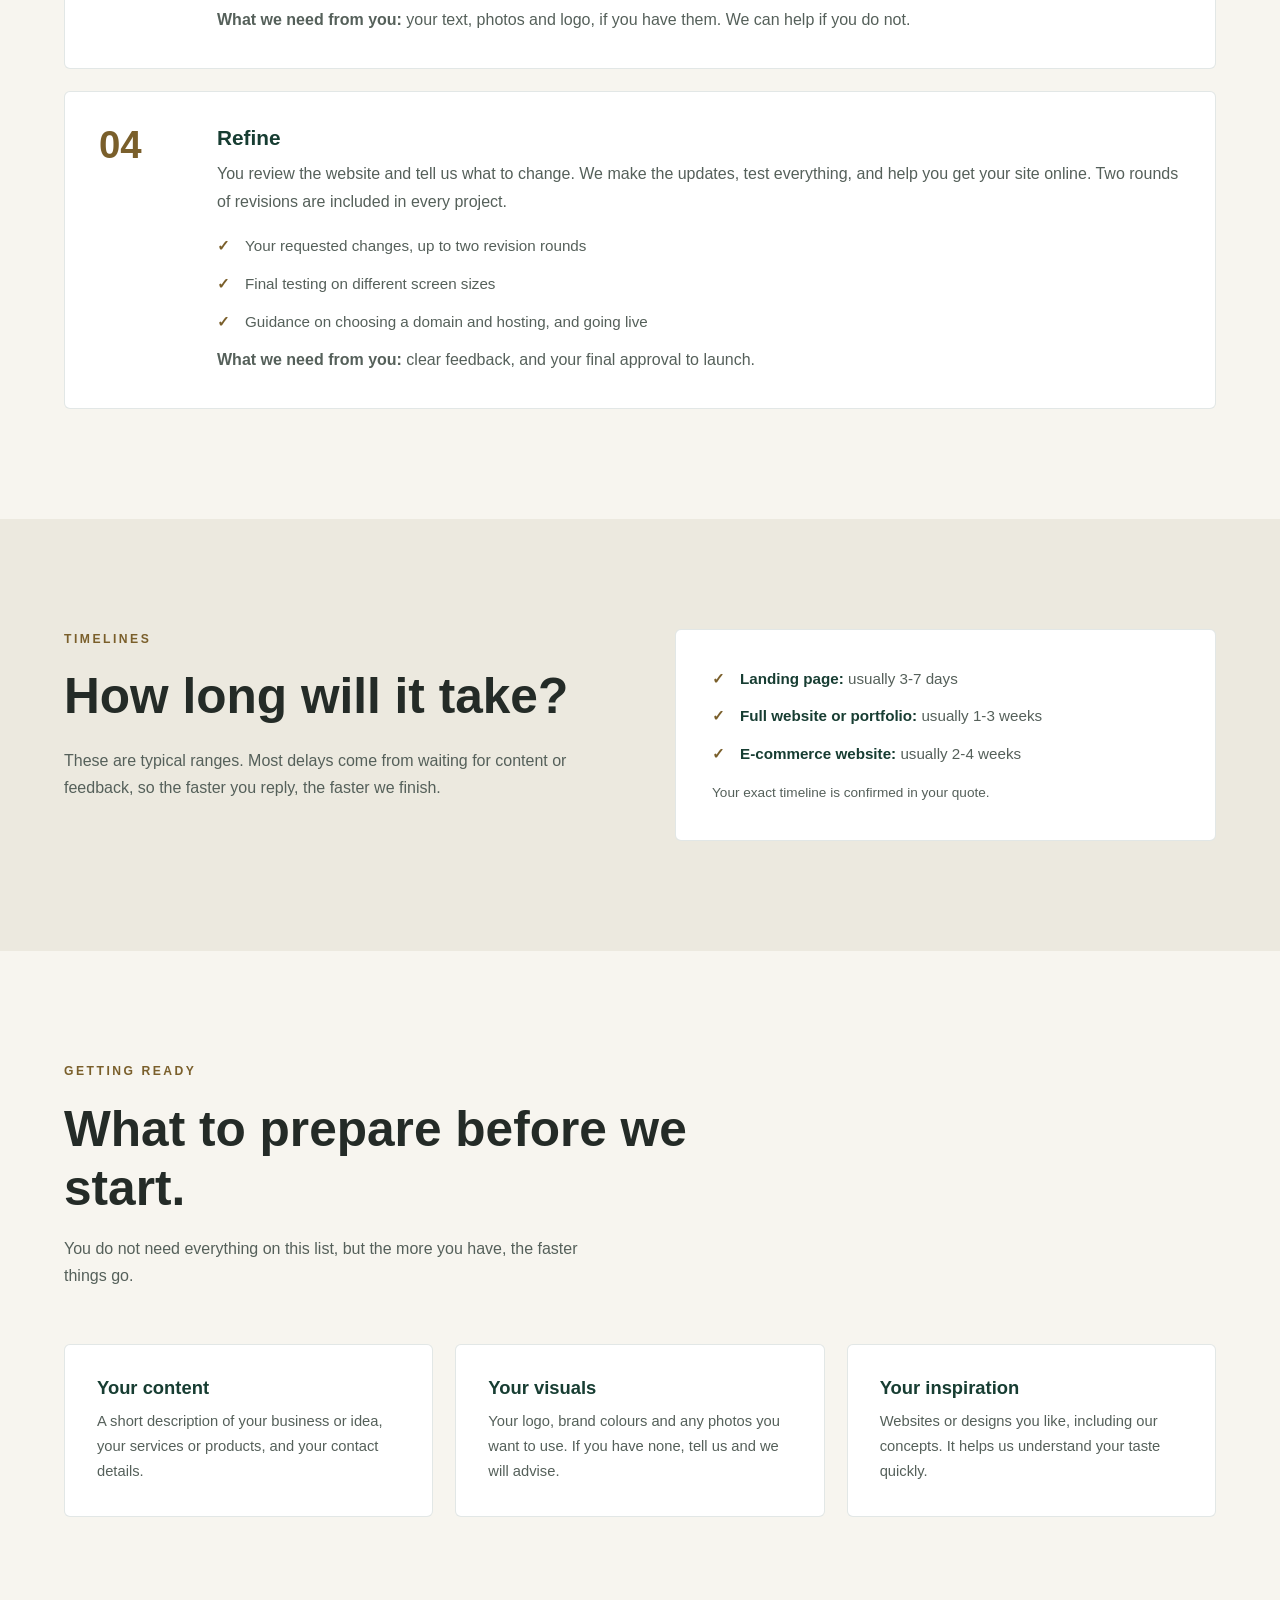
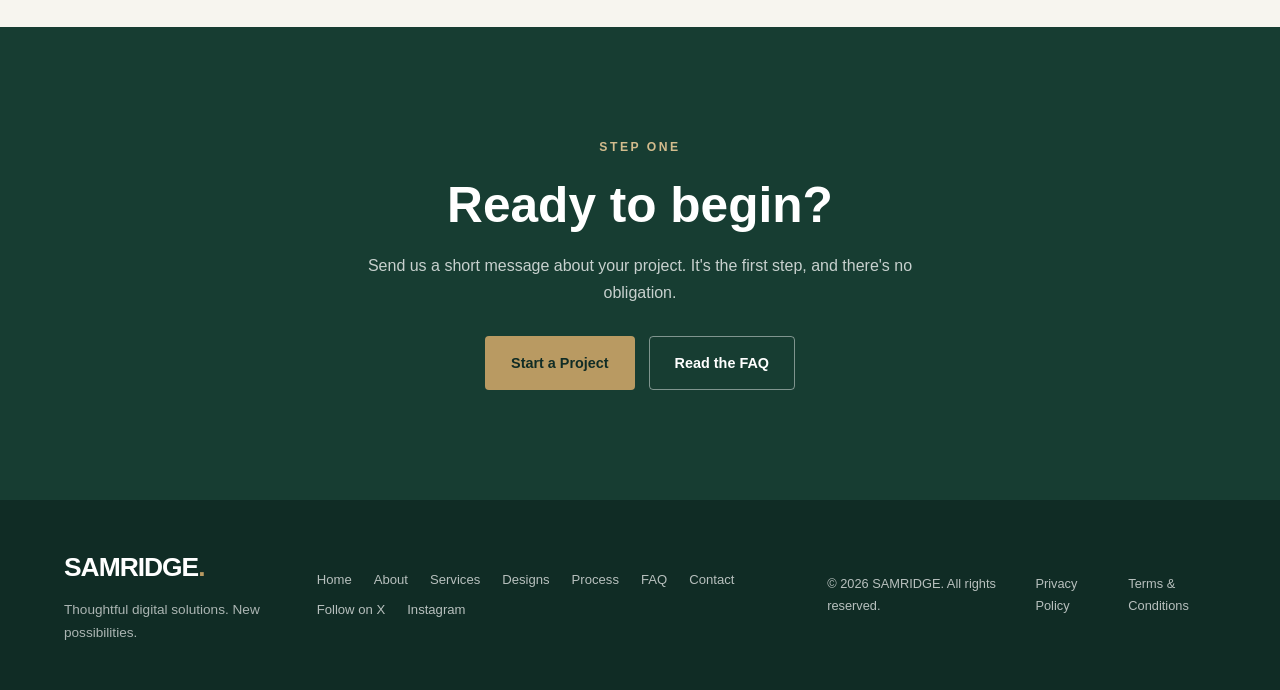
<file: process.html>
<!DOCTYPE html>
<html lang="en">
<head>
    <meta charset="UTF-8">
    <meta name="viewport" content="width=device-width, initial-scale=1.0">
    <title>Our Process | How SAMRIDGE Builds Your Website</title>
    <meta name="description" content="See how SAMRIDGE works: understand your goals, plan the site, create it, then refine and launch. A clear four-step process from idea to live website.">
    <meta name="robots" content="index, follow">
    <meta name="theme-color" content="#173D32">

    <meta property="og:type" content="website">
    <meta property="og:title" content="Our Process | How SAMRIDGE Builds Your Website">
    <meta property="og:description" content="Four clear steps from idea to live website.">
    <meta property="og:url" content="https://samah-076.github.io/samridge-website/process.html">
    <meta property="og:image" content="https://samah-076.github.io/samridge-website/og-image.png">
    <meta name="twitter:card" content="summary_large_image">

    <link rel="canonical" href="https://samah-076.github.io/samridge-website/process.html">
    <link rel="icon" href="favicon.png">
    <link rel="stylesheet" href="style.css">
</head>

<body>

    <header class="header">
        <div class="container nav-container">
            <a href="index.html" class="logo">SAMRIDGE<span>.</span></a>

            <button class="menu-toggle" id="menu-toggle" aria-label="Toggle navigation" aria-expanded="false">
                <span></span><span></span><span></span>
            </button>

            <nav class="nav-links" id="nav-links">
                <a href="index.html">Home</a>
                <a href="about.html">About</a>
                <a href="services.html">Services</a>
                <a href="designs.html">Designs</a>
                <a href="process.html" class="active">Process</a>
                <a href="faq.html">FAQ</a>
                <a href="contact.html" class="nav-contact">Contact Us</a>
            </nav>
        </div>
    </header>

    <main>

        <section class="page-hero">
            <div class="container">
                <p class="eyebrow">HOW WE WORK</p>
                <h1>From idea to live website in four clear steps.</h1>
                <p>
                    No confusing jargon and no surprises. Here is exactly what happens
                    after you get in touch.
                </p>
            </div>
        </section>


        <section class="section-padding bg-light">
            <div class="container">

                <div class="step-list">

                    <article class="step-item">
                        <div class="step-number">01</div>
                        <div>
                            <h3>Understand</h3>
                            <p>
                                It starts with your enquiry. We read what you sent, and if we
                                need more detail we ask a few simple questions about your goals,
                                your audience and what you want your website to achieve.
                            </p>
                            <ul class="check-list">
                                <li>What is your business, idea or work about?</li>
                                <li>Who do you want to reach?</li>
                                <li>What should visitors do: call, order, book or enquire?</li>
                                <li>Do you have a logo, colours or examples you like?</li>
                            </ul>
                            <p><strong>What we need from you:</strong> a short description of your idea and any examples you like.</p>
                        </div>
                    </article>

                    <article class="step-item">
                        <div class="step-number">02</div>
                        <div>
                            <h3>Plan</h3>
                            <p>
                                We organise your ideas into a clear plan: which pages you need,
                                what each page should say, and the look and feel that suits
                                your brand. Then we send you a quote and timeline.
                            </p>
                            <ul class="check-list">
                                <li>The pages and sections your website will have</li>
                                <li>The design direction, based on the concepts you liked</li>
                                <li>A clear price and expected timeline</li>
                            </ul>
                            <p><strong>What we need from you:</strong> your approval of the plan and quote before we begin building.</p>
                        </div>
                    </article>

                    <article class="step-item">
                        <div class="step-number">03</div>
                        <div>
                            <h3>Create</h3>
                            <p>
                                Once the plan is agreed, we build your website. We design it to
                                work well on phones first, then check that it looks great on
                                tablets and computers too. When it is ready, we share it with
                                you to review.
                            </p>
                            <ul class="check-list">
                                <li>Layout and design built around your content</li>
                                <li>A working contact form so customers can reach you</li>
                                <li>Page titles and descriptions to help search engines</li>
                            </ul>
                            <p><strong>What we need from you:</strong> your text, photos and logo, if you have them. We can help if you do not.</p>
                        </div>
                    </article>

                    <article class="step-item">
                        <div class="step-number">04</div>
                        <div>
                            <h3>Refine</h3>
                            <p>
                                You review the website and tell us what to change. We make the
                                updates, test everything, and help you get your site online.
                                Two rounds of revisions are included in every project.
                            </p>
                            <ul class="check-list">
                                <li>Your requested changes, up to two revision rounds</li>
                                <li>Final testing on different screen sizes</li>
                                <li>Guidance on choosing a domain and hosting, and going live</li>
                            </ul>
                            <p><strong>What we need from you:</strong> clear feedback, and your final approval to launch.</p>
                        </div>
                    </article>

                </div>

            </div>
        </section>


        <section class="section-padding bg-alt">
            <div class="container split">

                <div>
                    <p class="eyebrow">TIMELINES</p>
                    <h2>How long will it take?</h2>
                    <p style="margin-top:20px;">
                        These are typical ranges. Most delays come from waiting for content
                        or feedback, so the faster you reply, the faster we finish.
                    </p>
                </div>

                <div class="split-box">
                    <ul class="check-list" style="margin-top:0;">
                        <li><strong>Landing page:</strong> usually 3-7 days</li>
                        <li><strong>Full website or portfolio:</strong> usually 1-3 weeks</li>
                        <li><strong>E-commerce website:</strong> usually 2-4 weeks</li>
                    </ul>
                    <p style="font-size:0.85rem; margin-top:14px;">
                        Your exact timeline is confirmed in your quote.
                    </p>
                </div>

            </div>
        </section>


        <section class="section-padding bg-light">
            <div class="container">

                <div class="section-heading">
                    <p class="eyebrow">GETTING READY</p>
                    <h2>What to prepare before we start.</h2>
                    <p>You do not need everything on this list, but the more you have, the faster things go.</p>
                </div>

                <div class="feature-grid">
                    <article class="feature-card">
                        <h3>Your content</h3>
                        <p>A short description of your business or idea, your services or products, and your contact details.</p>
                    </article>
                    <article class="feature-card">
                        <h3>Your visuals</h3>
                        <p>Your logo, brand colours and any photos you want to use. If you have none, tell us and we will advise.</p>
                    </article>
                    <article class="feature-card">
                        <h3>Your inspiration</h3>
                        <p>Websites or designs you like, including our concepts. It helps us understand your taste quickly.</p>
                    </article>
                </div>

            </div>
        </section>


        <section class="cta-banner section-padding">
            <div class="container">
                <p class="eyebrow">STEP ONE</p>
                <h2>Ready to begin?</h2>
                <p>Send us a short message about your project. It's the first step, and there's no obligation.</p>
                <div class="hero-buttons">
                    <a href="contact.html" class="btn btn-primary">Start a Project</a>
                    <a href="faq.html" class="btn btn-outline">Read the FAQ</a>
                </div>
            </div>
        </section>

    </main>


    <footer class="footer">
        <div class="container footer-content">

            <div>
                <a href="index.html" class="logo footer-logo">SAMRIDGE<span>.</span></a>
                <p>Thoughtful digital solutions. New possibilities.</p>
            </div>

            <nav class="footer-links" aria-label="Footer">
                <a href="index.html">Home</a>
                <a href="about.html">About</a>
                <a href="services.html">Services</a>
                <a href="designs.html">Designs</a>
                <a href="process.html">Process</a>
                <a href="faq.html">FAQ</a>
                <a href="contact.html">Contact</a>
            </nav>

            <div class="footer-bottom">
                <p>© <span id="year"></span> SAMRIDGE. All rights reserved.</p>
                <a href="contact.html#privacy">Privacy note</a>
            </div>

        </div>
    </footer>

    <a href="https://wa.me/2349167930217?text=Hi%20SAMRIDGE%2C%20I%27d%20like%20to%20start%20a%20project"
       class="whatsapp-float" target="_blank" rel="noopener" aria-label="Chat on WhatsApp">Chat on WhatsApp</a>

    <script src="script.js"></script>
</body>
</html>
</file>
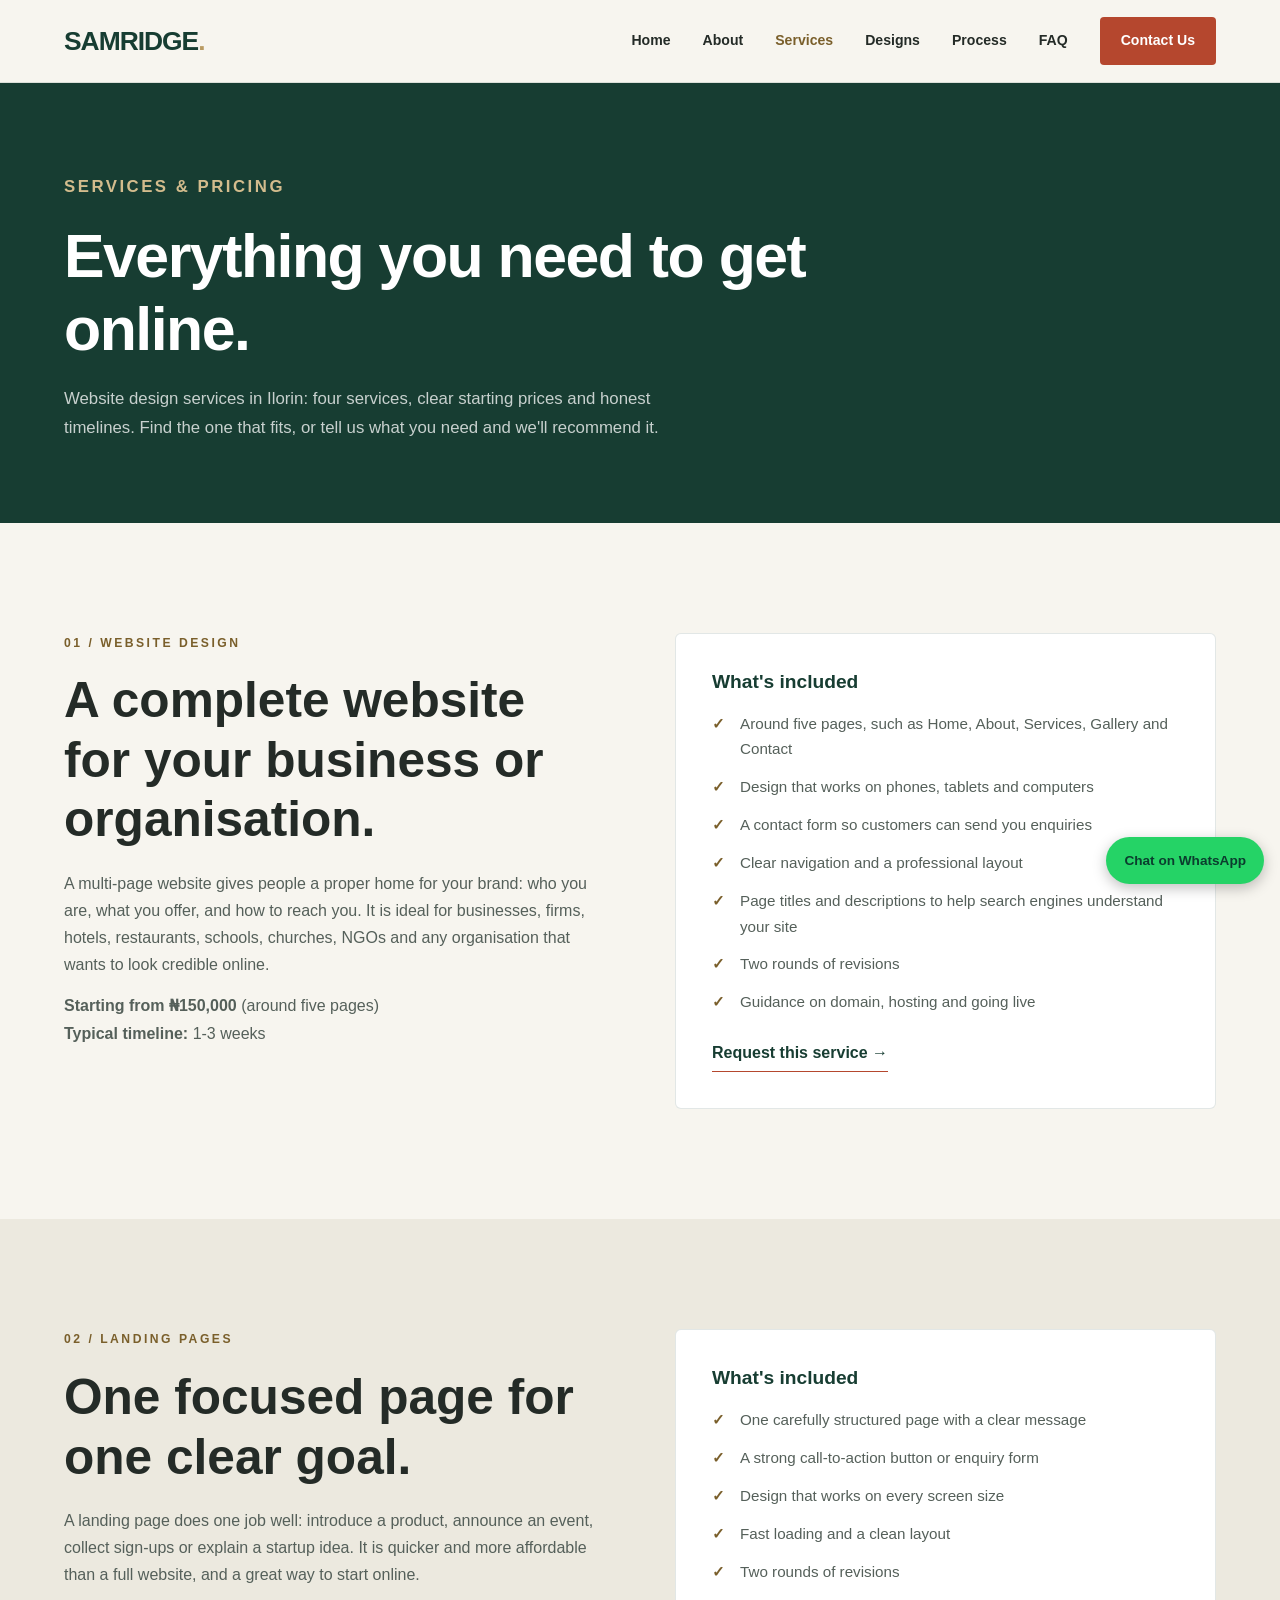
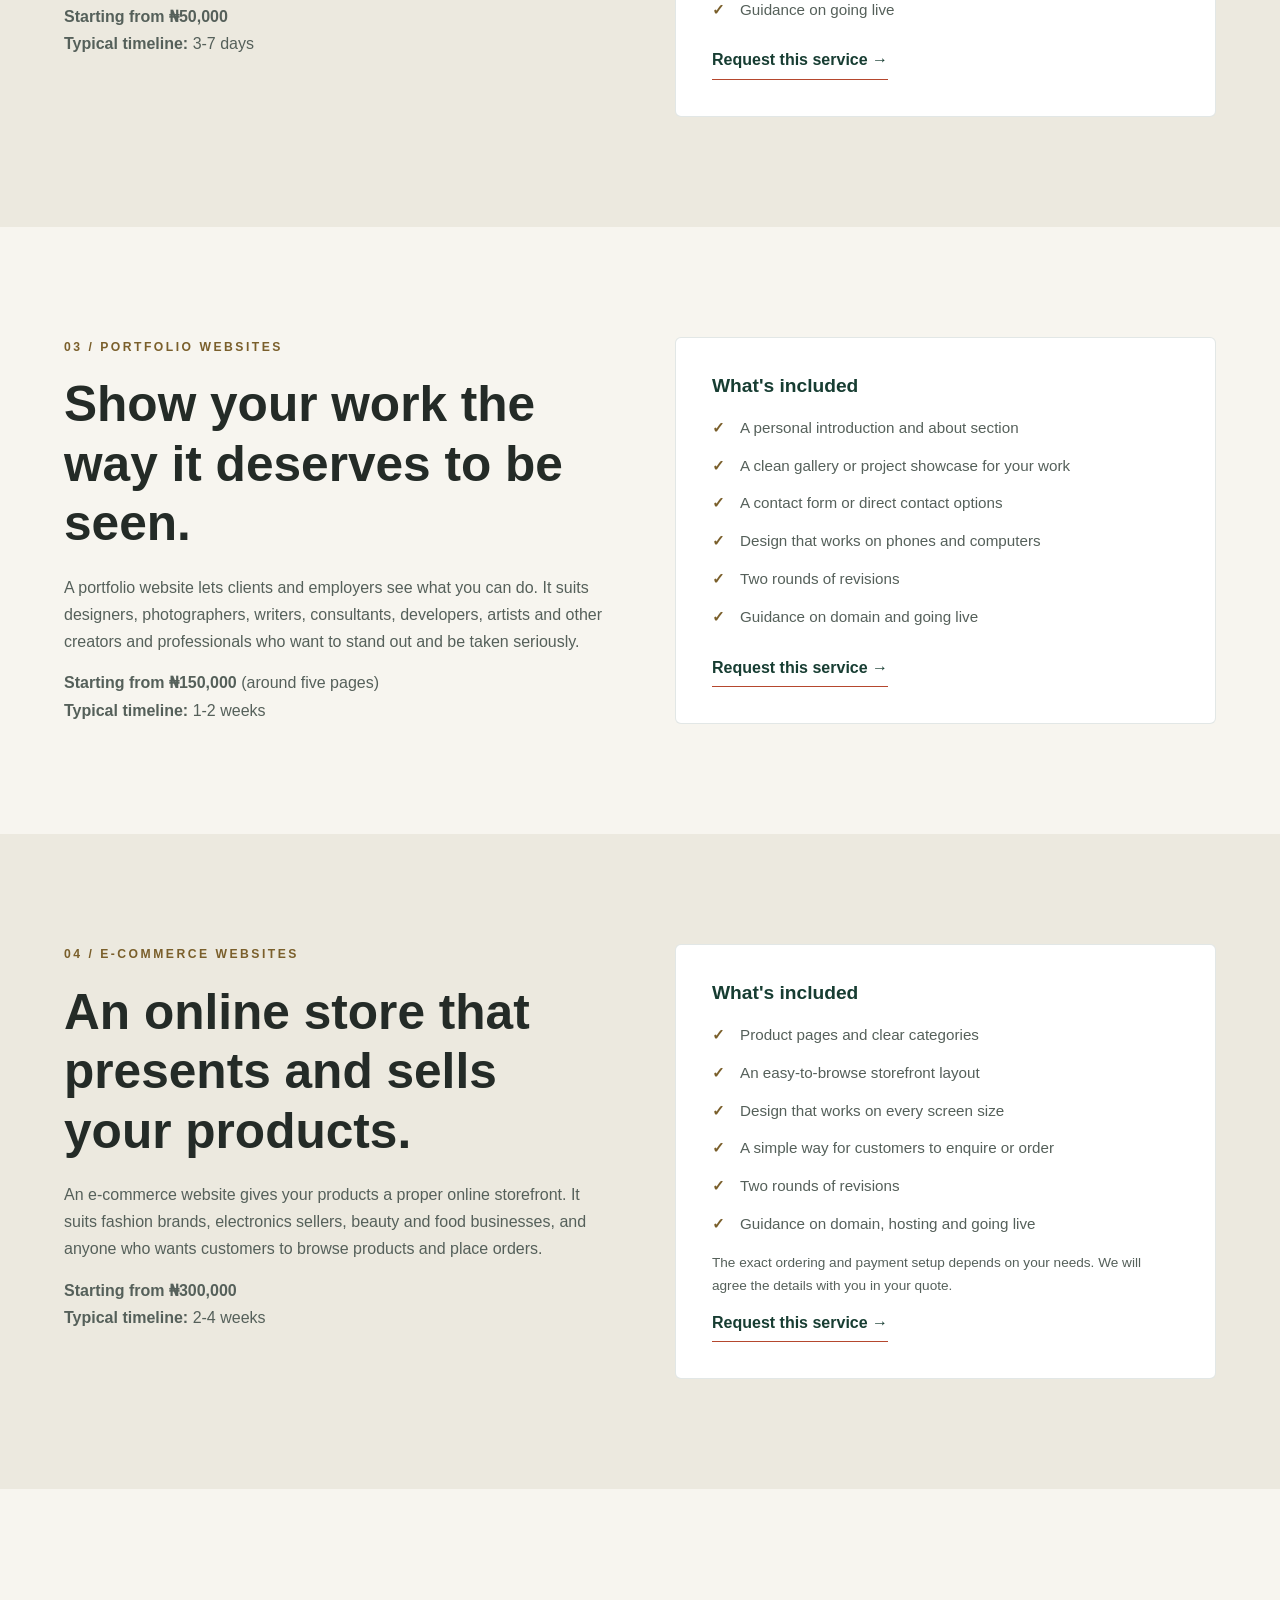
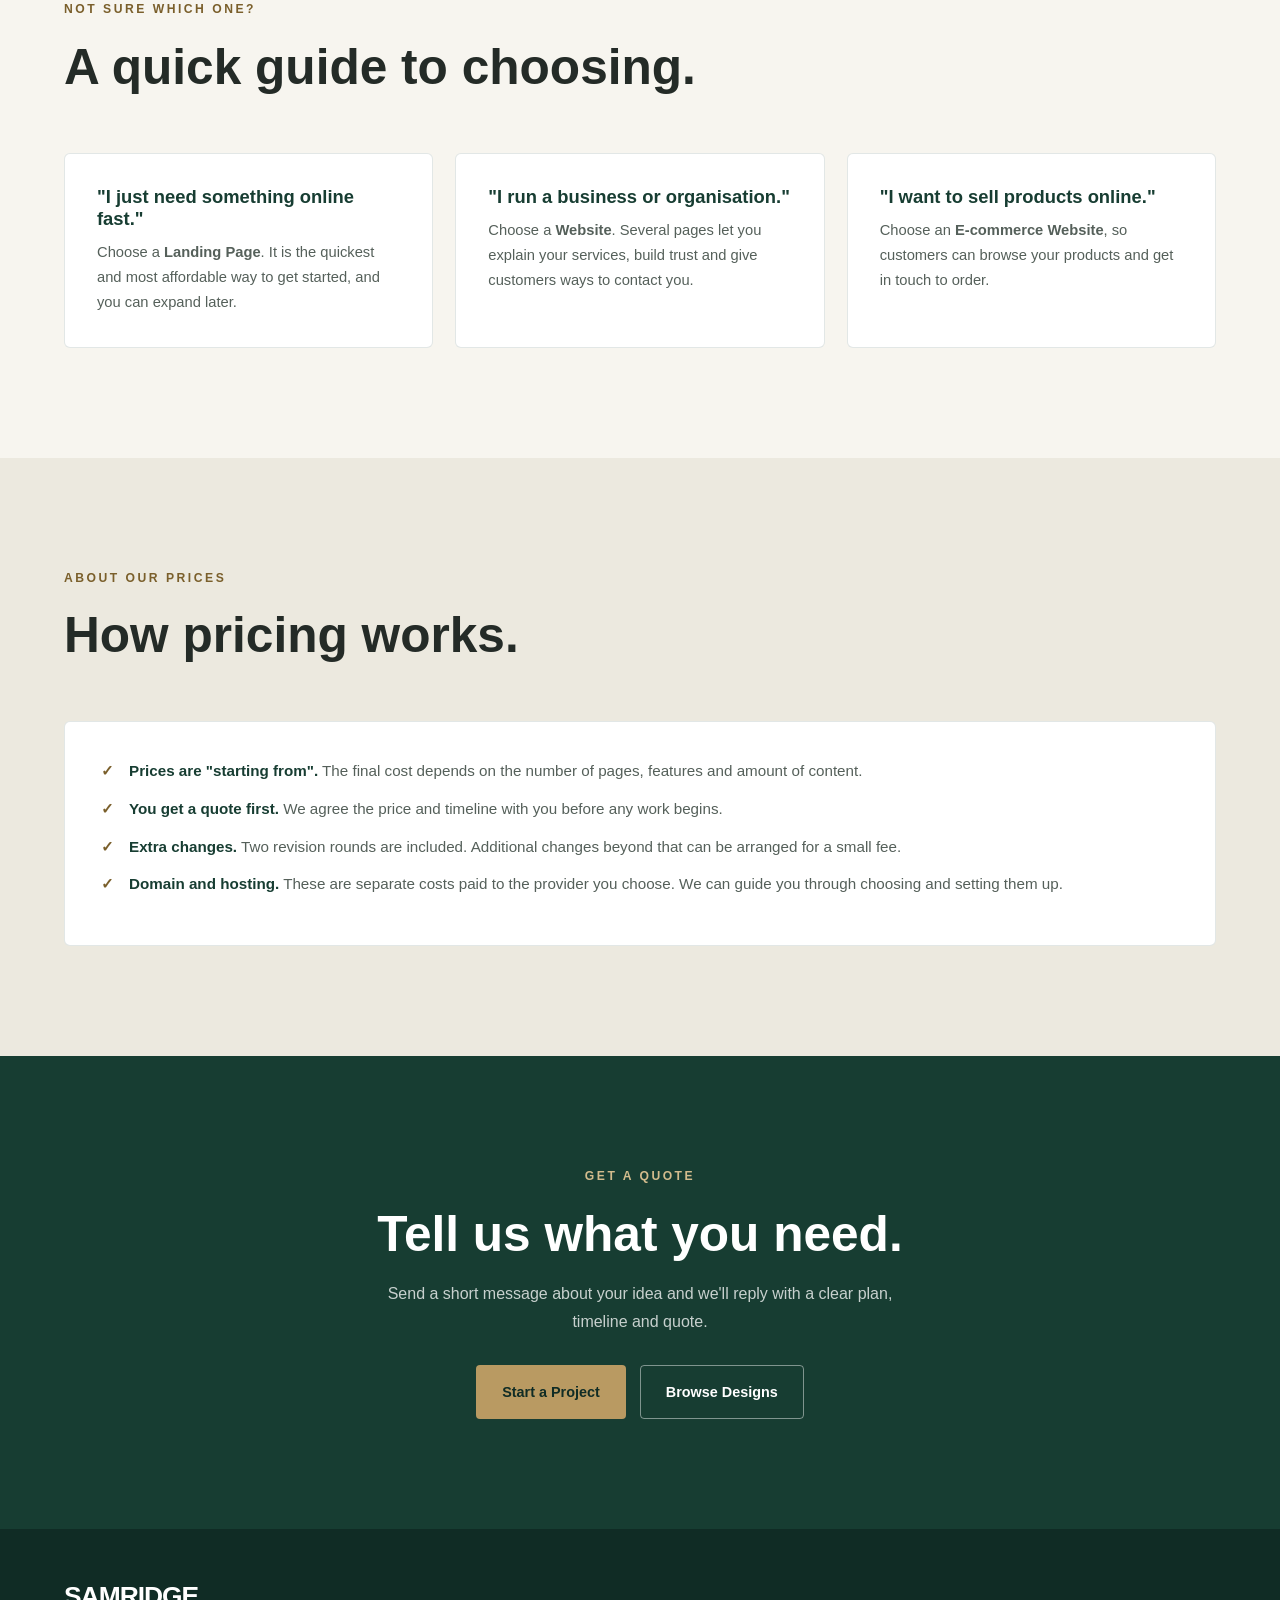
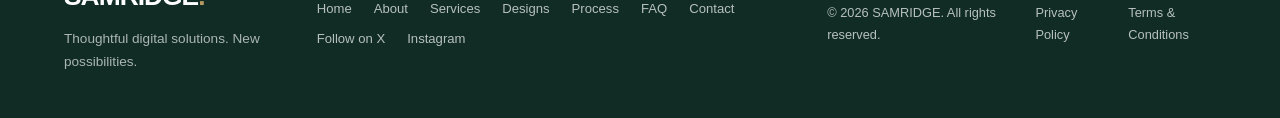
<file: services.html>
<!DOCTYPE html>
<html lang="en">
<head>
    <meta charset="UTF-8">
    <meta name="viewport" content="width=device-width, initial-scale=1.0">
    <title>Website Design Services &amp; Prices in Ilorin | SAMRIDGE</title>
    <meta name="description" content="Website design in Ilorin: websites, landing pages, portfolio websites and online stores from SAMRIDGE. See what is included, starting prices and timelines.">
    <meta name="robots" content="index, follow">
    <meta name="theme-color" content="#173D32">

    <meta property="og:type" content="website">
    <meta property="og:title" content="Website Design Services &amp; Prices in Ilorin | SAMRIDGE">
    <meta property="og:description" content="Website design, landing pages, portfolios and online stores, with clear starting prices.">
    <meta property="og:url" content="https://samah-076.github.io/samridge-website/services.html">
    <meta property="og:image" content="https://samah-076.github.io/samridge-website/og-image.png">
    <meta name="twitter:card" content="summary_large_image">

    <link rel="canonical" href="https://samah-076.github.io/samridge-website/services.html">
    <link rel="icon" href="favicon.png">
    <link rel="stylesheet" href="style.css">
</head>

<body>

    <header class="header">
        <div class="container nav-container">
            <a href="index.html" class="logo">SAMRIDGE<span>.</span></a>

            <button class="menu-toggle" id="menu-toggle" aria-label="Toggle navigation" aria-expanded="false">
                <span></span><span></span><span></span>
            </button>

            <nav class="nav-links" id="nav-links">
                <a href="index.html">Home</a>
                <a href="about.html">About</a>
                <a href="services.html" class="active">Services</a>
                <a href="designs.html">Designs</a>
                <a href="process.html">Process</a>
                <a href="faq.html">FAQ</a>
                <a href="contact.html" class="nav-contact">Contact Us</a>
            </nav>
        </div>
    </header>

    <main>

        <!-- PAGE HEADER -->
        <section class="page-hero">
            <div class="container">
                <p class="eyebrow">SERVICES &amp; PRICING</p>
                <h1>Everything you need to get online.</h1>
                                <p>
                    Website design services in Ilorin: four services, clear starting
                    prices and honest timelines. Find the one that fits, or tell us
                    what you need and we'll recommend it.
                </p>
            </div>
        </section>


        <!-- SERVICE 1 -->
        <section class="section-padding bg-light" id="website-design">
            <div class="container split">

                <div>
                    <p class="eyebrow">01 / WEBSITE DESIGN</p>
                    <h2>A complete website for your business or organisation.</h2>
                    <p style="margin-top:20px;">
                        A multi-page website gives people a proper home for your brand:
                        who you are, what you offer, and how to reach you. It is ideal
                        for businesses, firms, hotels, restaurants, schools, churches,
                        NGOs and any organisation that wants to look credible online.
                    </p>
                    <p style="margin-top:14px;"><strong>Starting from ₦150,000</strong> (around five pages)<br>
                    <strong>Typical timeline:</strong> 1-3 weeks</p>
                </div>

                <div class="split-box">
                    <h3>What's included</h3>
                    <ul class="check-list">
                        <li>Around five pages, such as Home, About, Services, Gallery and Contact</li>
                        <li>Design that works on phones, tablets and computers</li>
                        <li>A contact form so customers can send you enquiries</li>
                        <li>Clear navigation and a professional layout</li>
                        <li>Page titles and descriptions to help search engines understand your site</li>
                        <li>Two rounds of revisions</li>
                        <li>Guidance on domain, hosting and going live</li>
                    </ul>
                    <a href="contact.html" class="text-link">Request this service →</a>
                </div>

            </div>
        </section>


        <!-- SERVICE 2 -->
        <section class="section-padding bg-alt" id="landing-pages">
            <div class="container split">

                <div>
                    <p class="eyebrow">02 / LANDING PAGES</p>
                    <h2>One focused page for one clear goal.</h2>
                    <p style="margin-top:20px;">
                        A landing page does one job well: introduce a product, announce
                        an event, collect sign-ups or explain a startup idea. It is
                        quicker and more affordable than a full website, and a great way
                        to start online.
                    </p>
                    <p style="margin-top:14px;"><strong>Starting from ₦50,000</strong><br>
                    <strong>Typical timeline:</strong> 3-7 days</p>
                </div>

                <div class="split-box">
                    <h3>What's included</h3>
                    <ul class="check-list">
                        <li>One carefully structured page with a clear message</li>
                        <li>A strong call-to-action button or enquiry form</li>
                        <li>Design that works on every screen size</li>
                        <li>Fast loading and a clean layout</li>
                        <li>Two rounds of revisions</li>
                        <li>Guidance on going live</li>
                    </ul>
                    <a href="contact.html" class="text-link">Request this service →</a>
                </div>

            </div>
        </section>


        <!-- SERVICE 3 -->
        <section class="section-padding bg-light" id="portfolio-websites">
            <div class="container split">

                <div>
                    <p class="eyebrow">03 / PORTFOLIO WEBSITES</p>
                    <h2>Show your work the way it deserves to be seen.</h2>
                    <p style="margin-top:20px;">
                        A portfolio website lets clients and employers see what you can
                        do. It suits designers, photographers, writers, consultants,
                        developers, artists and other creators and professionals who want
                        to stand out and be taken seriously.
                    </p>
                    <p style="margin-top:14px;"><strong>Starting from ₦150,000</strong> (around five pages)<br>
                    <strong>Typical timeline:</strong> 1-2 weeks</p>
                </div>

                <div class="split-box">
                    <h3>What's included</h3>
                    <ul class="check-list">
                        <li>A personal introduction and about section</li>
                        <li>A clean gallery or project showcase for your work</li>
                        <li>A contact form or direct contact options</li>
                        <li>Design that works on phones and computers</li>
                        <li>Two rounds of revisions</li>
                        <li>Guidance on domain and going live</li>
                    </ul>
                    <a href="contact.html" class="text-link">Request this service →</a>
                </div>

            </div>
        </section>


        <!-- SERVICE 4 -->
        <section class="section-padding bg-alt" id="ecommerce-websites">
            <div class="container split">

                <div>
                    <p class="eyebrow">04 / E-COMMERCE WEBSITES</p>
                    <h2>An online store that presents and sells your products.</h2>
                    <p style="margin-top:20px;">
                        An e-commerce website gives your products a proper online
                        storefront. It suits fashion brands, electronics sellers, beauty
                        and food businesses, and anyone who wants customers to browse
                        products and place orders.
                    </p>
                    <p style="margin-top:14px;"><strong>Starting from ₦300,000</strong><br>
                    <strong>Typical timeline:</strong> 2-4 weeks</p>
                </div>

                <div class="split-box">
                    <h3>What's included</h3>
                    <ul class="check-list">
                        <li>Product pages and clear categories</li>
                        <li>An easy-to-browse storefront layout</li>
                        <li>Design that works on every screen size</li>
                        <li>A simple way for customers to enquire or order</li>
                        <li>Two rounds of revisions</li>
                        <li>Guidance on domain, hosting and going live</li>
                    </ul>
                    <p style="font-size:0.85rem; margin-top:14px;">
                        The exact ordering and payment setup depends on your needs. We
                        will agree the details with you in your quote.
                    </p>
                    <a href="contact.html" class="text-link">Request this service →</a>
                </div>

            </div>
        </section>


        <!-- NOT SURE -->
        <section class="section-padding bg-light">
            <div class="container">

                <div class="section-heading">
                    <p class="eyebrow">NOT SURE WHICH ONE?</p>
                    <h2>A quick guide to choosing.</h2>
                </div>

                <div class="feature-grid">

                    <article class="feature-card">
                        <h3>"I just need something online fast."</h3>
                        <p>Choose a <strong>Landing Page</strong>. It is the quickest and most affordable way to get started, and you can expand later.</p>
                    </article>

                    <article class="feature-card">
                        <h3>"I run a business or organisation."</h3>
                        <p>Choose a <strong>Website</strong>. Several pages let you explain your services, build trust and give customers ways to contact you.</p>
                    </article>

                    <article class="feature-card">
                        <h3>"I want to sell products online."</h3>
                        <p>Choose an <strong>E-commerce Website</strong>, so customers can browse your products and get in touch to order.</p>
                    </article>

                </div>

            </div>
        </section>


        <!-- PRICE NOTE -->
        <section class="section-padding bg-alt">
            <div class="container">

                <div class="section-heading">
                    <p class="eyebrow">ABOUT OUR PRICES</p>
                    <h2>How pricing works.</h2>
                </div>

                <div class="split-box">
                    <ul class="check-list" style="margin-top:0;">
                        <li><strong>Prices are "starting from".</strong> The final cost depends on the number of pages, features and amount of content.</li>
                        <li><strong>You get a quote first.</strong> We agree the price and timeline with you before any work begins.</li>
                        <li><strong>Extra changes.</strong> Two revision rounds are included. Additional changes beyond that can be arranged for a small fee.</li>
                        <li><strong>Domain and hosting.</strong> These are separate costs paid to the provider you choose. We can guide you through choosing and setting them up.</li>
                    </ul>
                </div>

            </div>
        </section>


        <!-- CTA -->
        <section class="cta-banner section-padding">
            <div class="container">
                <p class="eyebrow">GET A QUOTE</p>
                <h2>Tell us what you need.</h2>
                <p>Send a short message about your idea and we'll reply with a clear plan, timeline and quote.</p>
                <div class="hero-buttons">
                    <a href="contact.html" class="btn btn-primary">Start a Project</a>
                    <a href="designs.html" class="btn btn-outline">Browse Designs</a>
                </div>
            </div>
        </section>

    </main>


    <footer class="footer">
        <div class="container footer-content">

            <div>
                <a href="index.html" class="logo footer-logo">SAMRIDGE<span>.</span></a>
                <p>Thoughtful digital solutions. New possibilities.</p>
            </div>

            <nav class="footer-links" aria-label="Footer">
                <a href="index.html">Home</a>
                <a href="about.html">About</a>
                <a href="services.html">Services</a>
                <a href="designs.html">Designs</a>
                <a href="process.html">Process</a>
                <a href="faq.html">FAQ</a>
                <a href="contact.html">Contact</a>
            </nav>

            <div class="footer-bottom">
                <p>© <span id="year"></span> SAMRIDGE. All rights reserved.</p>
                <a href="privacy.html">Privacy Policy</a>
                <a href="terms.html">Terms &amp; Conditions</a>
            </div>

        </div>
    </footer>

    <a href="https://wa.me/2349167930217?text=Hi%20SAMRIDGE%2C%20I%27d%20like%20to%20start%20a%20project"
       class="whatsapp-float" target="_blank" rel="noopener" aria-label="Chat on WhatsApp">Chat on WhatsApp</a>

    <script src="script.js"></script>
</body>
</html>
</file>
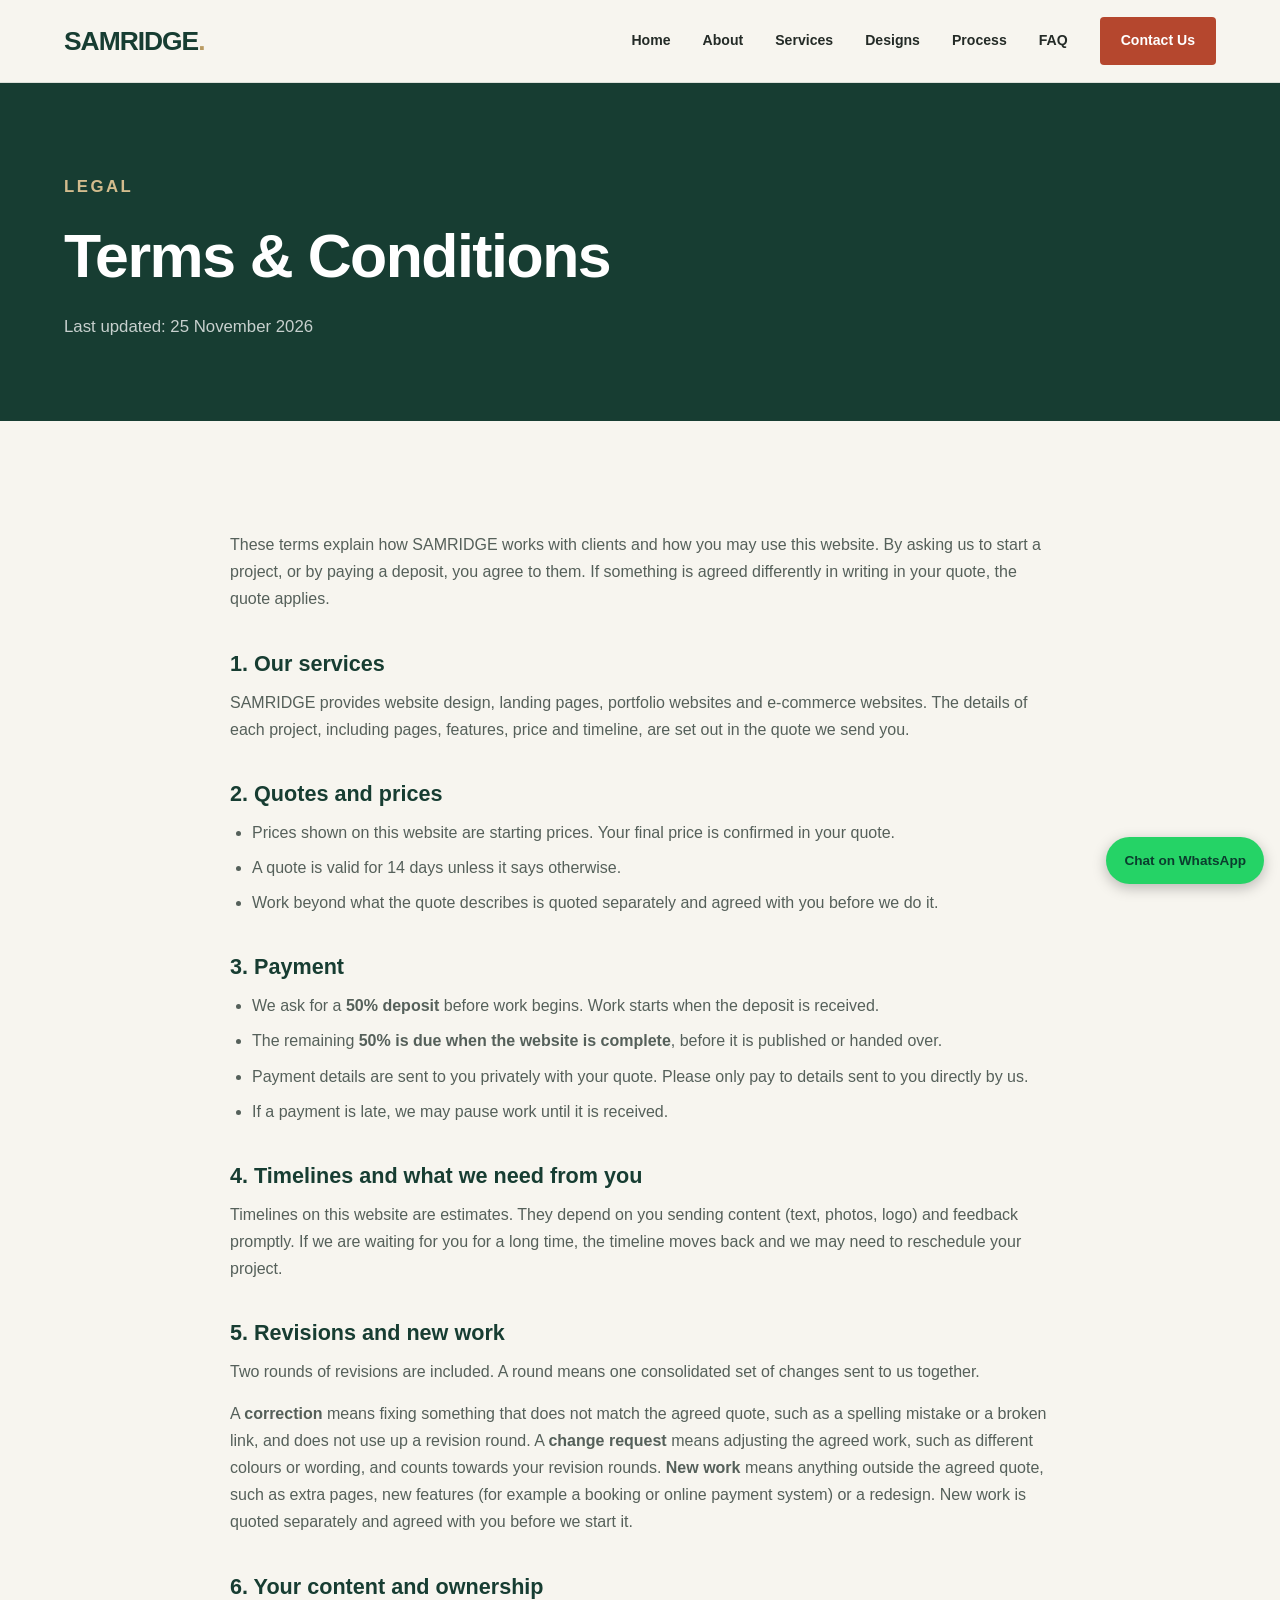
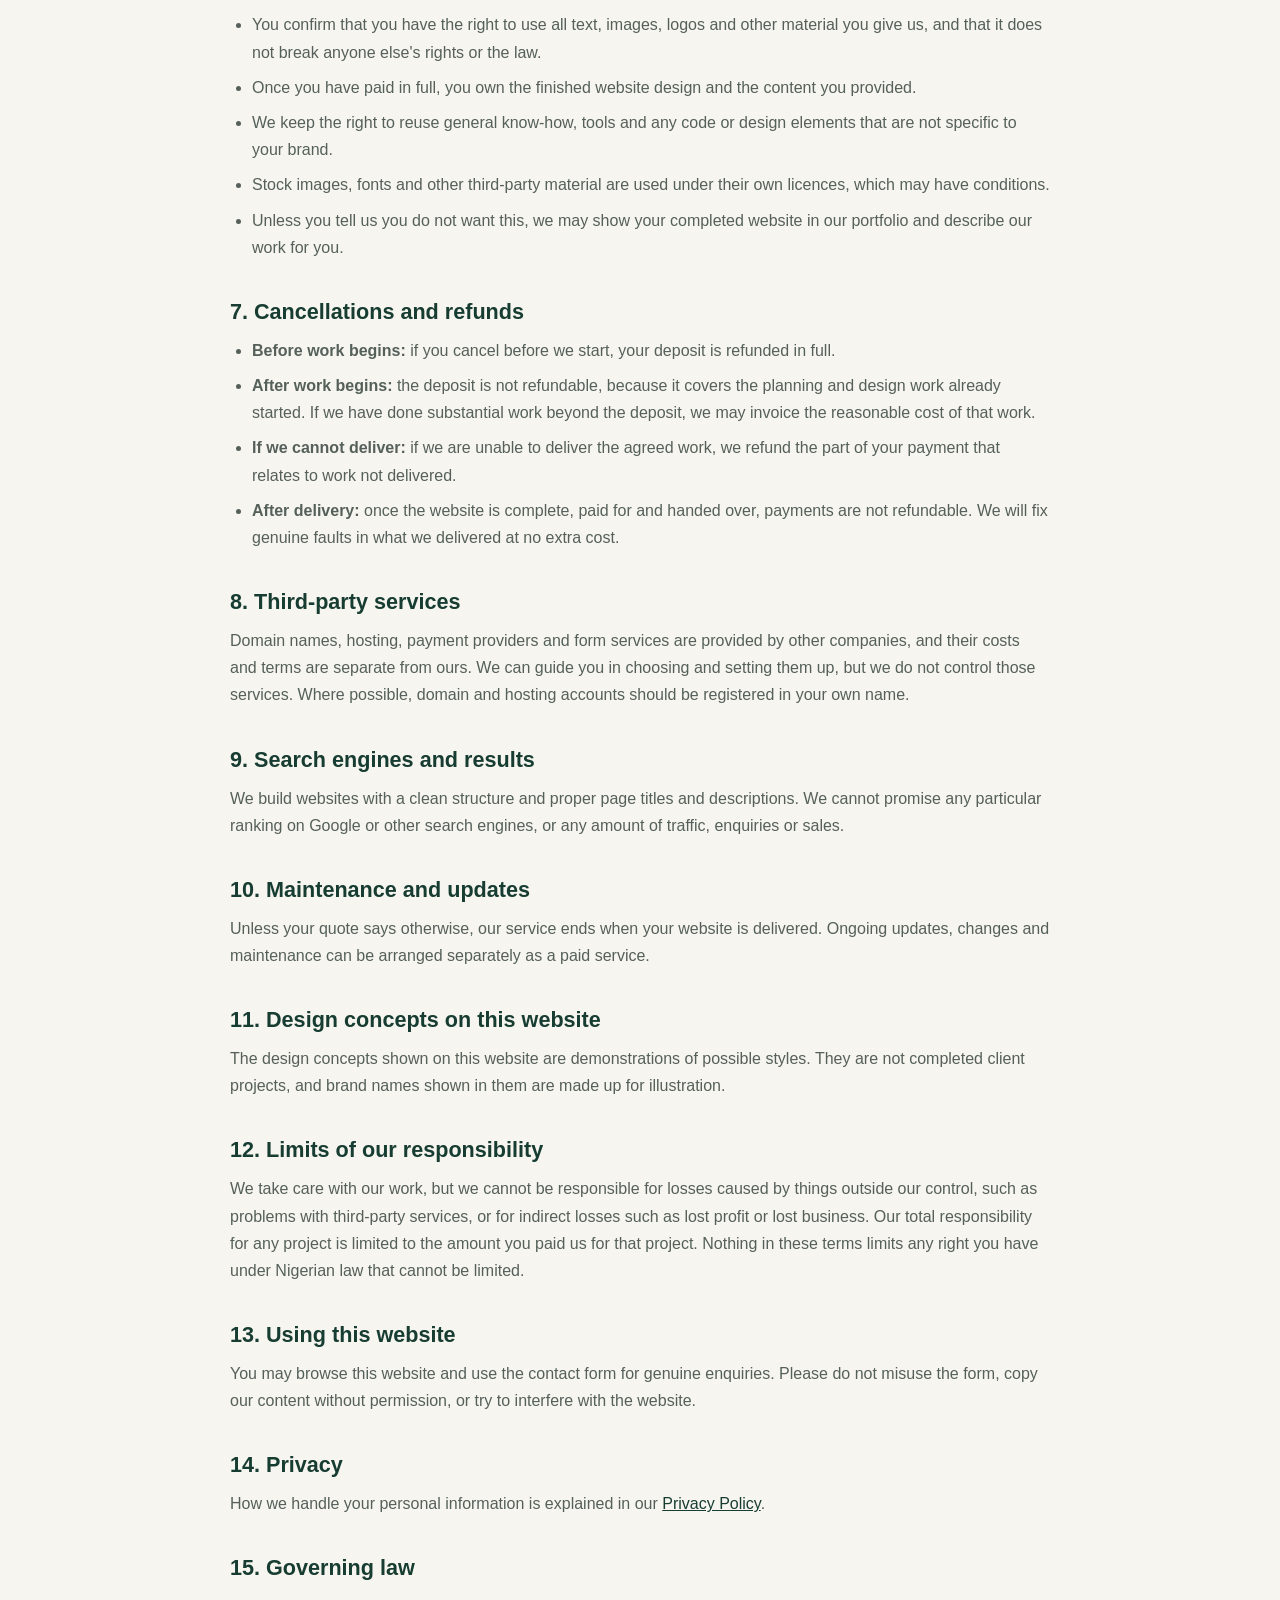
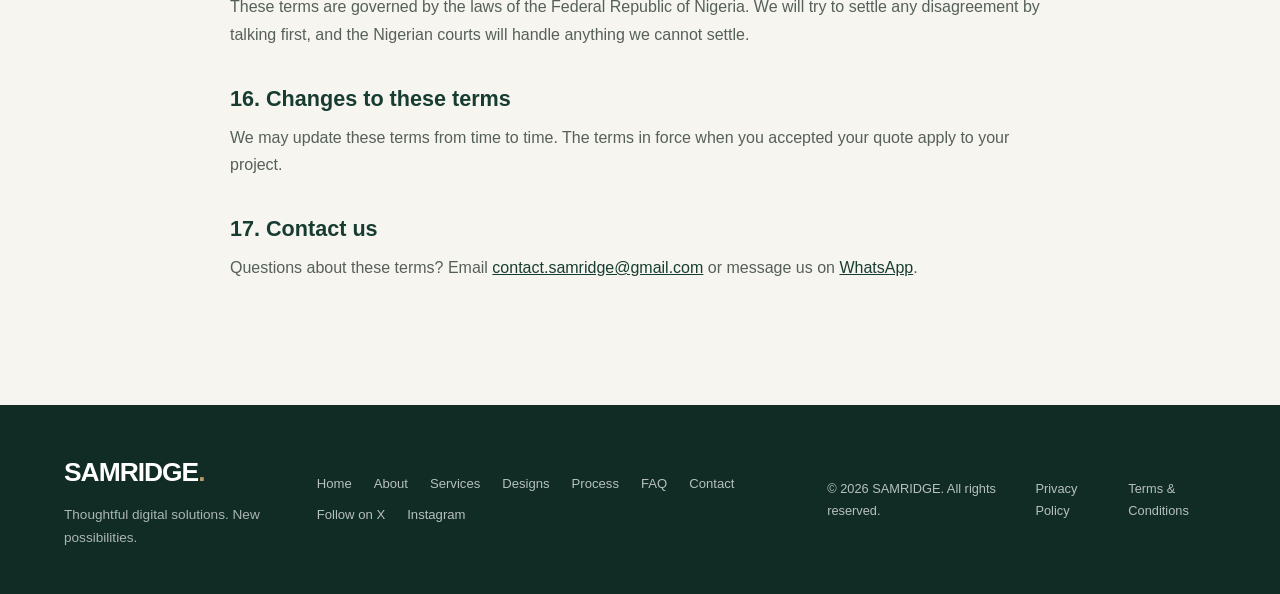
<file: terms.html>
<!DOCTYPE html>
<html lang="en">
<head>
    <meta charset="UTF-8">
    <meta name="viewport" content="width=device-width, initial-scale=1.0">
    <title>Terms &amp; Conditions | SAMRIDGE</title>
    <meta name="description" content="The terms for working with SAMRIDGE: quotes, payment, revisions, ownership, refunds and cancellations.">
    <meta name="robots" content="index, follow">
    <meta name="theme-color" content="#173D32">
    <link rel="canonical" href="https://samah-076.github.io/samridge-website/terms.html">
    <link rel="icon" href="favicon.png">
    <link rel="stylesheet" href="style.css">
</head>

<body>

    <header class="header">
        <div class="container nav-container">
            <a href="index.html" class="logo">SAMRIDGE<span>.</span></a>

            <button class="menu-toggle" id="menu-toggle" aria-label="Toggle navigation" aria-expanded="false">
                <span></span><span></span><span></span>
            </button>

            <nav class="nav-links" id="nav-links">
                <a href="index.html">Home</a>
                <a href="about.html">About</a>
                <a href="services.html">Services</a>
                <a href="designs.html">Designs</a>
                <a href="process.html">Process</a>
                <a href="faq.html">FAQ</a>
                <a href="contact.html" class="nav-contact">Contact Us</a>
            </nav>
        </div>
    </header>

    <main>

        <section class="page-hero">
            <div class="container">
                <p class="eyebrow">LEGAL</p>
                <h1>Terms &amp; Conditions</h1>
                <p>Last updated: 25 November 2026</p>
            </div>
        </section>

        <section class="section-padding bg-light">
            <div class="container legal">

                <p>
                    These terms explain how SAMRIDGE works with clients and how you may use
                    this website. By asking us to start a project, or by paying a deposit,
                    you agree to them. If something is agreed differently in writing in your
                    quote, the quote applies.
                </p>

                <h2>1. Our services</h2>
                <p>
                    SAMRIDGE provides website design, landing pages, portfolio websites and
                    e-commerce websites. The details of each project, including pages,
                    features, price and timeline, are set out in the quote we send you.
                </p>

                <h2>2. Quotes and prices</h2>
                <ul>
                    <li>Prices shown on this website are starting prices. Your final price is confirmed in your quote.</li>
                    <li>A quote is valid for 14 days unless it says otherwise.</li>
                    <li>Work beyond what the quote describes is quoted separately and agreed with you before we do it.</li>
                </ul>

                <h2>3. Payment</h2>
                <ul>
                    <li>We ask for a <strong>50% deposit</strong> before work begins. Work starts when the deposit is received.</li>
                    <li>The remaining <strong>50% is due when the website is complete</strong>, before it is published or handed over.</li>
                    <li>Payment details are sent to you privately with your quote. Please only pay to details sent to you directly by us.</li>
                    <li>If a payment is late, we may pause work until it is received.</li>
                </ul>

                <h2>4. Timelines and what we need from you</h2>
                <p>
                    Timelines on this website are estimates. They depend on you sending
                    content (text, photos, logo) and feedback promptly. If we are waiting for
                    you for a long time, the timeline moves back and we may need to reschedule
                    your project.
                </p>

                <h2>5. Revisions and new work</h2>
                <p>
                    Two rounds of revisions are included. A round means one consolidated set of
                    changes sent to us together.
                </p>
                <p>
                    A <strong>correction</strong> means fixing something that does not match the
                    agreed quote, such as a spelling mistake or a broken link, and does not use
                    up a revision round. A <strong>change request</strong> means adjusting the
                    agreed work, such as different colours or wording, and counts towards your
                    revision rounds. <strong>New work</strong> means anything outside the agreed
                    quote, such as extra pages, new features (for example a booking or online
                    payment system) or a redesign. New work is quoted separately and agreed with
                    you before we start it.
                </p>
                <h2>6. Your content and ownership</h2>
                <ul>
                    <li>You confirm that you have the right to use all text, images, logos and other material you give us, and that it does not break anyone else's rights or the law.</li>
                    <li>Once you have paid in full, you own the finished website design and the content you provided.</li>
                    <li>We keep the right to reuse general know-how, tools and any code or design elements that are not specific to your brand.</li>
                    <li>Stock images, fonts and other third-party material are used under their own licences, which may have conditions.</li>
                    <li>Unless you tell us you do not want this, we may show your completed website in our portfolio and describe our work for you.</li>
                </ul>

                <h2>7. Cancellations and refunds</h2>
                <ul>
                    <li><strong>Before work begins:</strong> if you cancel before we start, your deposit is refunded in full.</li>
                    <li><strong>After work begins:</strong> the deposit is not refundable, because it covers the planning and design work already started. If we have done substantial work beyond the deposit, we may invoice the reasonable cost of that work.</li>
                    <li><strong>If we cannot deliver:</strong> if we are unable to deliver the agreed work, we refund the part of your payment that relates to work not delivered.</li>
                    <li><strong>After delivery:</strong> once the website is complete, paid for and handed over, payments are not refundable. We will fix genuine faults in what we delivered at no extra cost.</li>
                </ul>

                <h2>8. Third-party services</h2>
                <p>
                    Domain names, hosting, payment providers and form services are provided by
                    other companies, and their costs and terms are separate from ours. We can
                    guide you in choosing and setting them up, but we do not control those
                    services. Where possible, domain and hosting accounts should be registered
                    in your own name.
                </p>

                <h2>9. Search engines and results</h2>
                <p>
                    We build websites with a clean structure and proper page titles and
                    descriptions. We cannot promise any particular ranking on Google or other
                    search engines, or any amount of traffic, enquiries or sales.
                </p>

                <h2>10. Maintenance and updates</h2>
                <p>
                    Unless your quote says otherwise, our service ends when your website is
                    delivered. Ongoing updates, changes and maintenance can be arranged
                    separately as a paid service.
                </p>

                <h2>11. Design concepts on this website</h2>
                <p>
                    The design concepts shown on this website are demonstrations of possible
                    styles. They are not completed client projects, and brand names shown in
                    them are made up for illustration.
                </p>

                <h2>12. Limits of our responsibility</h2>
                <p>
                    We take care with our work, but we cannot be responsible for losses
                    caused by things outside our control, such as problems with third-party
                    services, or for indirect losses such as lost profit or lost business. Our
                    total responsibility for any project is limited to the amount you paid us
                    for that project. Nothing in these terms limits any right you have under
                    Nigerian law that cannot be limited.
                </p>

                <h2>13. Using this website</h2>
                <p>
                    You may browse this website and use the contact form for genuine
                    enquiries. Please do not misuse the form, copy our content without
                    permission, or try to interfere with the website.
                </p>

                <h2>14. Privacy</h2>
                <p>
                    How we handle your personal information is explained in our
                    <a href="privacy.html">Privacy Policy</a>.
                </p>

                <h2>15. Governing law</h2>
                <p>
                    These terms are governed by the laws of the Federal Republic of Nigeria.
                    We will try to settle any disagreement by talking first, and the Nigerian
                    courts will handle anything we cannot settle.
                </p>

                <h2>16. Changes to these terms</h2>
                <p>
                    We may update these terms from time to time. The terms in force when you
                    accepted your quote apply to your project.
                </p>

                <h2>17. Contact us</h2>
                <p>
                    Questions about these terms? Email
                    <a href="mailto:contact.samridge@gmail.com">contact.samridge@gmail.com</a>
                    or message us on
                    <a href="https://wa.me/2349167930217" target="_blank" rel="noopener">WhatsApp</a>.
                </p>

            </div>
        </section>

    </main>

    <footer class="footer">
        <div class="container footer-content">

            <div>
                <a href="index.html" class="logo footer-logo">SAMRIDGE<span>.</span></a>
                <p>Thoughtful digital solutions. New possibilities.</p>
            </div>

            <nav class="footer-links" aria-label="Footer">
                <a href="index.html">Home</a>
                <a href="about.html">About</a>
                <a href="services.html">Services</a>
                <a href="designs.html">Designs</a>
                <a href="process.html">Process</a>
                <a href="faq.html">FAQ</a>
                <a href="contact.html">Contact</a>
            </nav>

            <div class="footer-bottom">
                <p>© <span id="year"></span> SAMRIDGE. All rights reserved.</p>
                <a href="privacy.html">Privacy Policy</a>
                <a href="terms.html">Terms &amp; Conditions</a>
            </div>

        </div>
    </footer>

    <a href="https://wa.me/2349167930217?text=Hi%20SAMRIDGE%2C%20I%27d%20like%20to%20start%20a%20project"
       class="whatsapp-float" target="_blank" rel="noopener" aria-label="Chat on WhatsApp">Chat on WhatsApp</a>

    <script src="script.js"></script>
</body>
</html>
</file>
<file: style.css>
/* =========================================
   SAMRIDGE - COMPLETE STYLESHEET
   Forest Green | Warm Ivory | Muted Gold
========================================= */


/* 1. ROOT VARIABLES */

:root {
    --primary: #173D32;
    --primary-dark: #102C25;
    --primary-light: #285B49;

    --ivory: #F7F5EF;
    --ivory-dark: #ECE9DF;

    --gold: #B99A62;
    --gold-light: #D3BC8D;

    --text: #242B27;
    --text-light: #69736D;
    --white: #FFFFFF;

    --border: rgba(23, 61, 50, 0.12);

    --heading-font: Arial, Helvetica, sans-serif;
    --body-font: Arial, Helvetica, sans-serif;

    --container: 1160px;
}


/* 2. GLOBAL RESET */

* {
    margin: 0;
    padding: 0;
    box-sizing: border-box;
}

html {
    scroll-behavior: smooth;
    scroll-padding-top: 90px;
}

body {
    font-family: var(--body-font);
    color: var(--text);
    background: var(--ivory);
    line-height: 1.7;
    overflow-x: hidden;
}

a {
    color: inherit;
    text-decoration: none;
}

button,
input,
textarea,
select {
    font: inherit;
}

button {
    cursor: pointer;
}

img {
    max-width: 100%;
    display: block;
}

.container {
    width: min(90%, var(--container));
    margin: 0 auto;
}

.section-padding {
    padding: 110px 0;
}

.eyebrow {
    color: var(--gold);
    font-size: 0.76rem;
    font-weight: 700;
    letter-spacing: 2.5px;
    margin-bottom: 18px;
}

h1,
h2,
h3 {
    font-family: var(--heading-font);
    line-height: 1.2;
}

h2 {
    font-size: clamp(2rem, 4vw, 3.1rem);
    font-weight: 700;
}

p {
    color: var(--text-light);
}


/* 3. HEADER */

.header {
    position: sticky;
    top: 0;
    z-index: 1000;
    background: rgba(247, 245, 239, 0.96);
    backdrop-filter: blur(15px);
    border-bottom: 1px solid var(--border);
}

.nav-container {
    min-height: 82px;
    display: flex;
    justify-content: space-between;
    align-items: center;
}

.logo {
    font-family: var(--heading-font);
    font-size: 1.65rem;
    font-weight: 800;
    letter-spacing: -1px;
    color: var(--primary);
}

.logo span {
    color: var(--gold);
}

.nav-links {
    display: flex;
    align-items: center;
    gap: 32px;
}

.nav-links a {
    font-size: 0.88rem;
    font-weight: 600;
    color: var(--text);
    transition: color 0.25s ease;
}

.nav-links a:hover {
    color: var(--gold);
}

.nav-links .nav-contact {
    background: var(--primary);
    color: var(--white);
    padding: 12px 21px;
    border-radius: 4px;
}

.nav-links .nav-contact:hover {
    background: var(--primary-light);
    color: var(--white);
}

.menu-toggle {
    display: none;
    background: none;
    border: none;
    width: 30px;
    flex-direction: column;
    gap: 6px;
}

.menu-toggle span {
    display: block;
    height: 2px;
    width: 100%;
    background: var(--primary);
    transition: 0.3s;
}


/* 4. HERO */

.hero {
    background: var(--primary);
    color: var(--white);
    padding: 105px 0 115px;
    overflow: hidden;
}

.hero-container {
    display: grid;
    grid-template-columns: 1.1fr 0.9fr;
    align-items: center;
    gap: 65px;
}

.hero-content h1 {
    font-size: clamp(3rem, 5.5vw, 5rem);
    font-weight: 800;
    letter-spacing: -3px;
    max-width: 650px;
    margin-bottom: 25px;
}

.hero-content h1 span {
    display: block;
    color: var(--gold-light);
}

.hero-content .eyebrow {
    color: var(--gold-light);
}

.hero-description {
    color: rgba(255, 255, 255, 0.76);
    max-width: 510px;
    font-size: 1.05rem;
    margin-bottom: 34px;
}

.hero-buttons {
    display: flex;
    flex-wrap: wrap;
    gap: 14px;
}

.btn {
    display: inline-flex;
    justify-content: center;
    align-items: center;
    padding: 14px 25px;
    border-radius: 4px;
    font-weight: 700;
    font-size: 0.9rem;
    border: 1px solid transparent;
    transition: 0.25s ease;
}

.btn-primary {
    background: var(--gold);
    color: var(--primary-dark);
}

.btn-primary:hover {
    background: var(--gold-light);
    transform: translateY(-2px);
}

.btn-outline {
    border-color: rgba(255, 255, 255, 0.45);
    color: var(--white);
}

.btn-outline:hover {
    background: var(--white);
    color: var(--primary);
}


/* HERO VISUAL */

.hero-visual {
    min-height: 430px;
    display: flex;
    align-items: center;
    justify-content: center;
    position: relative;
}

.hero-circle {
    position: absolute;
    border: 1px solid rgba(211, 188, 141, 0.28);
    border-radius: 50%;
}

.circle-one {
    width: 370px;
    height: 370px;
}

.circle-two {
    width: 290px;
    height: 290px;
}

.hero-card {
    width: 300px;
    min-height: 290px;
    padding: 38px;
    background: var(--ivory);
    color: var(--primary);
    border-radius: 8px;
    position: relative;
    z-index: 2;
    box-shadow: 0 25px 70px rgba(0, 0, 0, 0.2);
    display: flex;
    flex-direction: column;
    justify-content: space-between;
}

.hero-card-symbol {
    font-family: var(--heading-font);
    font-size: 5rem;
    font-weight: 800;
    color: var(--gold);
    line-height: 1;
}

.hero-card p {
    color: var(--primary);
    font-family: var(--heading-font);
    font-size: 1.1rem;
    font-weight: 700;
    margin: 20px 0;
}

.hero-card span {
    font-size: 0.65rem;
    letter-spacing: 2px;
    font-weight: 700;
    color: var(--gold);
}

.floating-note {
    position: absolute;
    right: 0;
    bottom: 25px;
    z-index: 3;
    padding: 13px 17px;
    background: var(--white);
    color: var(--primary);
    border-radius: 5px;
    font-size: 0.78rem;
    font-weight: 700;
    box-shadow: 0 10px 30px rgba(0, 0, 0, 0.15);
}

.note-dot {
    display: inline-block;
    width: 8px;
    height: 8px;
    border-radius: 50%;
    background: var(--gold);
    margin-right: 7px;
}


/* 5. ABOUT / INTRODUCTION */

.intro {
    background: var(--ivory);
}

.intro-grid {
    display: grid;
    grid-template-columns: 1fr 1fr;
    gap: 100px;
    align-items: start;
}

.intro-grid h2 {
    max-width: 470px;
}

.intro-text p {
    margin-bottom: 20px;
    font-size: 1rem;
}

.text-link {
    display: inline-block;
    margin-top: 12px;
    color: var(--primary);
    font-weight: 700;
    border-bottom: 1px solid var(--gold);
    padding-bottom: 5px;
}


/* 6. SERVICES */

.services {
    background: var(--ivory-dark);
}

.section-heading {
    max-width: 680px;
    margin-bottom: 55px;
}

.section-heading h2 {
    margin-bottom: 16px;
}

.section-heading > p:last-child {
    max-width: 550px;
}

.services-grid {
    display: grid;
    grid-template-columns: repeat(2, 1fr);
    gap: 22px;
}

.service-card {
    background: var(--ivory);
    padding: 38px;
    border: 1px solid var(--border);
    border-radius: 6px;
    transition: transform 0.25s ease, box-shadow 0.25s ease;
}

.service-card:hover {
    transform: translateY(-5px);
    box-shadow: 0 15px 35px rgba(23, 61, 50, 0.08);
}

.service-number {
    display: block;
    color: var(--gold);
    font-weight: 800;
    font-size: 0.85rem;
    margin-bottom: 28px;
}

.service-card h3 {
    font-size: 1.35rem;
    color: var(--primary);
    margin-bottom: 12px;
}

.service-card p {
    font-size: 0.94rem;
}


/* 7. PROJECTS / DESIGN SHOWCASE */

.projects {
    background: var(--ivory);
}

/* CATEGORY FILTERS */

.project-filters {
    display: flex;
    flex-wrap: wrap;
    gap: 12px;
    margin-bottom: 35px;
}

.filter-btn {
    padding: 10px 19px;
    background: transparent;
    color: var(--primary);
    border: 1px solid var(--border);
    border-radius: 4px;
    font-size: 0.84rem;
    font-weight: 700;
    transition: 0.25s ease;
}

.filter-btn:hover {
    border-color: var(--gold);
    color: var(--primary-light);
}

.filter-btn.active {
    background: var(--primary);
    color: var(--white);
    border-color: var(--primary);
}

.filter-btn:focus-visible,
.project-request:focus-visible {
    outline: 3px solid var(--gold);
    outline-offset: 4px;
}


/* PROJECT GRID */

.projects-grid {
    display: grid;
    grid-template-columns: repeat(3, minmax(0, 1fr));
    gap: 25px;
    align-items: stretch;
}

.project-card {
    min-width: 0;
    background: var(--white);
    border: 1px solid var(--border);
    border-radius: 6px;
    overflow: hidden;
    transition: transform 0.25s ease, box-shadow 0.25s ease;
}

.project-card:hover {
    transform: translateY(-5px);
    box-shadow: 0 15px 35px rgba(23, 61, 50, 0.1);
}

/* FILTERED CARDS */

.project-card[hidden] {
    display: none;
}


/* PROJECT IMAGES */

.project-visual {
    height: 250px;
    min-height: 250px;
    padding: 0;
    position: relative;
    overflow: hidden;
    display: flex;
    justify-content: center;
    align-items: center;
    text-align: center;
    background: var(--ivory-dark);
}

.project-visual::after {
    content: "";
    position: absolute;
    inset: 0;
    background: linear-gradient(
        to top,
        rgba(16, 44, 37, 0.78),
        rgba(16, 44, 37, 0.05) 75%
    );
    z-index: 1;
}

.project-visual img {
    position: absolute;
    inset: 0;
    width: 100%;
    height: 100%;
    object-fit: cover;
    transition: transform 0.5s ease;
}

.project-card:hover .project-visual img {
    transform: scale(1.06);
}

.project-image-label {
    position: absolute;
    bottom: 22px;
    left: 20px;
    right: 20px;
    z-index: 2;
    color: var(--white);
    font-family: var(--heading-font);
    font-size: 1.3rem;
    font-weight: 800;
    letter-spacing: 1.5px;
    text-shadow: 0 2px 8px rgba(0, 0, 0, 0.4);
}


/* PROJECT INFORMATION */

.project-info {
    padding: 25px;
}

.project-info > span {
    color: var(--gold);
    font-size: 0.7rem;
    font-weight: 800;
    letter-spacing: 1.5px;
}

.project-info h3 {
    color: var(--primary);
    font-size: 1.15rem;
    margin: 12px 0 8px;
}

.project-info p {
    font-size: 0.88rem;
    margin-bottom: 17px;
}

.project-request {
    display: inline-block;
    color: var(--primary);
    font-size: 0.85rem;
    font-weight: 700;
    border-bottom: 1px solid var(--gold);
    padding-bottom: 4px;
    transition: color 0.2s ease;
}

.project-request:hover {
    color: var(--gold);
}

.projects-note {
    margin-top: 30px;
    font-size: 0.82rem;
    font-style: italic;
}


/* 8. PHILOSOPHY */

.philosophy {
    background: var(--primary);
    text-align: center;
}

.philosophy-content {
    max-width: 820px;
}

.philosophy h2 {
    color: var(--white);
    font-size: clamp(2.2rem, 4.5vw, 3.7rem);
    margin-bottom: 25px;
}

.philosophy h2 span {
    display: block;
    color: var(--gold-light);
}

.philosophy-content > p:last-child {
    color: rgba(255, 255, 255, 0.72);
    max-width: 600px;
    margin: 0 auto;
}


/* 9. PROCESS */

.process {
    background: var(--ivory-dark);
}

.process-grid {
    display: grid;
    grid-template-columns: repeat(4, minmax(0, 1fr));
    gap: 20px;
}

.process-card {
    padding: 30px 25px;
    background: var(--ivory);
    border: 1px solid var(--border);
    border-radius: 5px;
}

.process-card > span {
    color: var(--gold);
    font-weight: 800;
    font-size: 0.9rem;
}

.process-card h3 {
    color: var(--primary);
    font-size: 1.15rem;
    margin: 22px 0 12px;
}

.process-card p {
    font-size: 0.88rem;
}


/* 10. CONTACT */

.contact {
    background: var(--ivory);
}

.contact-grid {
    display: grid;
    grid-template-columns: 0.9fr 1.1fr;
    gap: 90px;
    align-items: start;
}

.contact-content h2 {
    margin-bottom: 22px;
}

.contact-content > p:not(.eyebrow) {
    max-width: 430px;
}

.contact-email {
    margin-top: 20px;
    font-weight: 700;
}

.contact-email a {
    color: var(--primary);
    border-bottom: 1px solid var(--gold);
}

.contact-form {
    width: 100%;
    padding: 40px;
    background: var(--white);
    border: 1px solid var(--border);
    border-radius: 6px;
    display: flex;
    flex-direction: column;
    gap: 22px;
}

.form-group {
    display: flex;
    flex-direction: column;
    gap: 8px;
}

.form-group label {
    font-size: 0.86rem;
    font-weight: 700;
    color: var(--primary);
}

.form-group input,
.form-group select,
.form-group textarea {
    width: 100%;
    padding: 14px 15px;
    border: 1px solid #D8DDD7;
    border-radius: 4px;
    outline: none;
    background: var(--ivory);
    color: var(--text);
    font-size: 0.9rem;
    transition: border-color 0.2s ease;
}

.form-group input:focus,
.form-group select:focus,
.form-group textarea:focus {
    border-color: var(--gold);
}

.form-group textarea {
    resize: vertical;
    min-height: 130px;
}

.form-button {
    width: 100%;
    border: none;
}


/* PRIVACY CONSENT */

.privacy-consent label {
    display: flex;
    align-items: flex-start;
    gap: 10px;
    line-height: 1.5;
}

.privacy-consent input[type="checkbox"] {
    width: auto;
    min-width: 17px;
    height: 17px;
    margin-top: 3px;
    padding: 0;
    accent-color: var(--primary);
}

.privacy-consent small {
    color: var(--text-light);
    font-size: 0.76rem;
    line-height: 1.6;
}


/* 11. FOOTER */

.footer {
    background: var(--primary-dark);
    padding: 45px 0;
}

.footer-content {
    display: flex;
    justify-content: space-between;
    align-items: center;
    gap: 30px;
}

.footer-logo {
    color: var(--white);
}

.footer-content > div:first-child p {
    color: rgba(255, 255, 255, 0.65);
    font-size: 0.85rem;
    margin-top: 8px;
}

.footer-bottom {
    display: flex;
    align-items: center;
    gap: 30px;
}

.footer-bottom p,
.footer-bottom a {
    color: rgba(255, 255, 255, 0.7);
    font-size: 0.8rem;
}

.footer-bottom a:hover {
    color: var(--gold-light);
}


/* 12. PRIVACY NOTE */

.privacy-section {
    padding: 30px 0;
    background: var(--ivory-dark);
}

.privacy-section h2 {
    margin-bottom: 8px;
    color: var(--primary);
    font-size: 1rem;
}

.privacy-section p {
    max-width: 850px;
    color: var(--text-light);
    font-size: 0.82rem;
}


/* LAUNCH STATUS - PRESERVED FOR FUTURE USE */

.launch-status-card {
    width: 100%;
    padding: 40px;
    background: var(--white);
    border: 1px solid var(--border);
    border-left: 4px solid var(--gold);
    border-radius: 6px;
}

.launch-status-label {
    display: inline-block;
    margin-bottom: 14px;
    color: var(--primary-light);
    font-size: 0.72rem;
    font-weight: 700;
    letter-spacing: 2px;
}

.launch-status-card h3 {
    margin-bottom: 14px;
    color: var(--primary);
    font-size: 1.5rem;
}

.launch-status-card p {
    color: var(--text-light);
    font-size: 0.95rem;
}

.launch-status-footnote {
    display: block;
    margin-top: 22px;
    color: var(--primary-light);
    font-size: 0.82rem;
    font-weight: 600;
}


/* =========================================
   13. MULTI-PAGE ADDITIONS
========================================= */

.nav-links a.active {
    color: var(--gold);
}

.nav-links .nav-contact.active {
    color: var(--white);
}

.bg-light {
    background: var(--ivory);
}

.bg-alt {
    background: var(--ivory-dark);
}

.section-action {
    margin-top: 40px;
}

.btn-secondary {
    border-color: var(--primary);
    color: var(--primary);
}

.btn-secondary:hover {
    background: var(--primary);
    color: var(--white);
}


/* PAGE HEADER (inner pages) */

.page-hero {
    background: var(--primary);
    padding: 90px 0 80px;
}

.page-hero .eyebrow {
    color: var(--gold-light);
}

.page-hero h1 {
    color: var(--white);
    font-size: clamp(2.4rem, 5vw, 3.8rem);
    letter-spacing: -1.5px;
    max-width: 760px;
    margin-bottom: 20px;
}

.page-hero p {
    color: rgba(255, 255, 255, 0.76);
    max-width: 620px;
    font-size: 1.05rem;
}


/* FEATURE CARDS */

.feature-grid {
    display: grid;
    grid-template-columns: repeat(3, minmax(0, 1fr));
    gap: 22px;
}

.feature-card {
    background: var(--white);
    border: 1px solid var(--border);
    border-radius: 6px;
    padding: 32px;
}

.feature-card h3 {
    color: var(--primary);
    font-size: 1.15rem;
    margin-bottom: 10px;
}

.feature-card p {
    font-size: 0.92rem;
}


/* TWO-COLUMN BLOCKS */

.split {
    display: grid;
    grid-template-columns: 1fr 1fr;
    gap: 70px;
    align-items: start;
}

.split h2 {
    margin-bottom: 8px;
}

.split-box {
    background: var(--white);
    border: 1px solid var(--border);
    border-radius: 6px;
    padding: 36px;
}

.split-box h3 {
    color: var(--primary);
    font-size: 1.2rem;
    margin-bottom: 10px;
}


/* TICK LISTS */

.check-list {
    list-style: none;
    margin: 18px 0 0;
}

.check-list li {
    position: relative;
    padding-left: 28px;
    margin-bottom: 12px;
    color: var(--text-light);
    font-size: 0.95rem;
}

.check-list li::before {
    content: "✓";
    position: absolute;
    left: 0;
    color: var(--gold);
    font-weight: 800;
}

.check-list strong {
    color: var(--primary);
}


/* PRICING */

.price-grid {
    display: grid;
    grid-template-columns: repeat(3, minmax(0, 1fr));
    gap: 22px;
}

.price-card {
    background: var(--white);
    border: 1px solid var(--border);
    border-radius: 6px;
    padding: 34px;
}

.price-card h3 {
    color: var(--primary);
    font-size: 1.15rem;
}

.price-card .price {
    color: var(--primary);
    font-size: 1.8rem;
    font-weight: 800;
    margin: 12px 0 8px;
}

.price-card p:last-child {
    font-size: 0.9rem;
}


/* STEP-BY-STEP (process page) */

.step-list {
    display: flex;
    flex-direction: column;
    gap: 22px;
}

.step-item {
    display: grid;
    grid-template-columns: 90px 1fr;
    gap: 28px;
    background: var(--white);
    border: 1px solid var(--border);
    border-radius: 6px;
    padding: 34px;
}

.step-number {
    color: var(--gold);
    font-size: 2.4rem;
    font-weight: 800;
    line-height: 1;
}

.step-item h3 {
    color: var(--primary);
    font-size: 1.3rem;
    margin-bottom: 10px;
}


/* CALL-TO-ACTION BANNER */

.cta-banner {
    background: var(--primary);
    text-align: center;
}

.cta-banner .eyebrow {
    color: var(--gold-light);
}

.cta-banner h2 {
    color: var(--white);
    margin-bottom: 16px;
}

.cta-banner p:not(.eyebrow) {
    color: rgba(255, 255, 255, 0.76);
    max-width: 560px;
    margin: 0 auto 30px;
}

.cta-banner .hero-buttons {
    justify-content: center;
}


/* FAQ */

.faq-list {
    max-width: 820px;
    display: flex;
    flex-direction: column;
    gap: 12px;
}

.faq-item {
    background: var(--white);
    border: 1px solid var(--border);
    border-radius: 6px;
    padding: 0 24px;
}

.faq-item summary {
    cursor: pointer;
    list-style: none;
    position: relative;
    padding: 20px 32px 20px 0;
    font-weight: 700;
    color: var(--primary);
}

.faq-item summary::-webkit-details-marker {
    display: none;
}

.faq-item summary::after {
    content: "+";
    position: absolute;
    right: 0;
    top: 50%;
    transform: translateY(-50%);
    color: var(--gold);
    font-size: 1.5rem;
    font-weight: 400;
}

.faq-item[open] summary::after {
    content: "−";
}

.faq-item p {
    padding-bottom: 22px;
    font-size: 0.95rem;
}


/* VIDEO */

.video-wrap {
    position: relative;
    width: 100%;
    max-width: 860px;
    aspect-ratio: 16 / 9;
    border-radius: 6px;
    overflow: hidden;
    border: 1px solid var(--border);
    background: var(--primary-dark);
}

.video-wrap iframe {
    position: absolute;
    inset: 0;
    width: 100%;
    height: 100%;
    border: 0;
}


/* FOOTER LINKS */

.footer-links {
    display: flex;
    flex-wrap: wrap;
    gap: 8px 22px;
}

.footer-links a {
    color: rgba(255, 255, 255, 0.7);
    font-size: 0.82rem;
}

.footer-links a:hover {
    color: var(--gold-light);
}


/* WHATSAPP BUTTON */

.whatsapp-float {
    position: fixed;
    right: 16px;
    bottom: 16px;
    z-index: 900;
    background: #25D366;
    color: #fff;
    padding: 12px 18px;
    border-radius: 999px;
    font-weight: 700;
    font-size: 0.85rem;
    box-shadow: 0 4px 14px rgba(0, 0, 0, 0.25);
    transition: transform 0.2s ease;
}

.whatsapp-float:hover {
    transform: translateY(-2px);
}


/* =========================================
   14. TABLET RESPONSIVENESS
========================================= */

@media (max-width: 1000px) {

    .nav-links {
        gap: 18px;
    }

    .hero-container {
        gap: 30px;
    }

    .hero-content h1 {
        font-size: 3.5rem;
    }

    .intro-grid {
        gap: 50px;
    }

    .contact-grid {
        gap: 45px;
    }

    .projects-grid {
        grid-template-columns: repeat(2, minmax(0, 1fr));
        gap: 20px;
    }

    .project-info {
        padding: 20px;
    }

    .process-grid {
        grid-template-columns: repeat(2, 1fr);
    }

    .split {
        gap: 40px;
    }

    .feature-grid,
    .price-grid {
        grid-template-columns: repeat(2, minmax(0, 1fr));
    }

}


/* TABLET NAVIGATION FIX */

@media (min-width: 751px) and (max-width: 1000px) {

    .nav-container {
        min-height: 72px;
    }

    .menu-toggle {
        display: flex;
        z-index: 1002;
    }

    .nav-links {
        position: absolute;
        top: 72px;
        left: 0;
        right: 0;
        width: 100%;
        background: var(--ivory);
        padding: 25px 5%;
        display: flex;
        flex-direction: column;
        align-items: stretch;
        gap: 0;
        border-bottom: 1px solid var(--border);
        box-shadow: 0 15px 25px rgba(0, 0, 0, 0.08);
        opacity: 0;
        visibility: hidden;
        transform: translateY(-10px);
        transition: 0.25s ease;
    }

    .nav-links.active {
        opacity: 1;
        visibility: visible;
        transform: translateY(0);
    }

    .nav-links a {
        padding: 13px 0;
        border-bottom: 1px solid var(--border);
    }

    .nav-links .nav-contact {
        text-align: center;
        margin-top: 15px;
        padding: 13px;
        border-bottom: none;
    }

    .menu-toggle.active span:nth-child(1) {
        transform: translateY(8px) rotate(45deg);
    }

    .menu-toggle.active span:nth-child(2) {
        opacity: 0;
    }

    .menu-toggle.active span:nth-child(3) {
        transform: translateY(-8px) rotate(-45deg);
    }

}


/* =========================================
   15. MOBILE RESPONSIVENESS
========================================= */

@media (max-width: 750px) {

    .container {
        width: 90%;
    }

    .section-padding {
        padding: 75px 0;
    }


    /* MOBILE HEADER */

    .nav-container {
        min-height: 72px;
    }

    .menu-toggle {
        display: flex;
        z-index: 1002;
    }

    .nav-links {
        position: absolute;
        top: 72px;
        left: 0;
        right: 0;
        width: 100%;
        background: var(--ivory);
        padding: 25px 5%;
        display: flex;
        flex-direction: column;
        align-items: stretch;
        gap: 0;
        border-bottom: 1px solid var(--border);
        box-shadow: 0 15px 25px rgba(0, 0, 0, 0.08);

        opacity: 0;
        visibility: hidden;
        transform: translateY(-10px);
        transition: 0.25s ease;
    }

    .nav-links.active {
        opacity: 1;
        visibility: visible;
        transform: translateY(0);
    }

    .nav-links a {
        padding: 13px 0;
        border-bottom: 1px solid var(--border);
    }

    .nav-links .nav-contact {
        text-align: center;
        margin-top: 15px;
        padding: 13px;
        border-bottom: none;
    }

    .menu-toggle.active span:nth-child(1) {
        transform: translateY(8px) rotate(45deg);
    }

    .menu-toggle.active span:nth-child(2) {
        opacity: 0;
    }

    .menu-toggle.active span:nth-child(3) {
        transform: translateY(-8px) rotate(-45deg);
    }


    /* HERO */

    .hero {
        padding: 75px 0 85px;
    }

    .hero-container {
        grid-template-columns: 1fr;
        gap: 45px;
    }

    .hero-content h1 {
        font-size: clamp(2.7rem, 11vw, 4rem);
        letter-spacing: -2px;
    }

    .hero-description {
        font-size: 0.97rem;
    }

    .hero-visual {
        min-height: 350px;
    }

    .circle-one {
        width: 310px;
        height: 310px;
    }

    .circle-two {
        width: 240px;
        height: 240px;
    }

    .hero-card {
        width: min(280px, 82%);
        min-height: 260px;
        padding: 30px;
    }

    .floating-note {
        right: 0;
        bottom: 5px;
        font-size: 0.7rem;
    }


    /* INTRO */

    .intro-grid {
        grid-template-columns: 1fr;
        gap: 28px;
    }


    /* SERVICES */

    .section-heading {
        margin-bottom: 35px;
    }

    .services-grid {
        grid-template-columns: 1fr;
        gap: 16px;
    }

    .service-card {
        padding: 28px;
    }

    .service-number {
        margin-bottom: 18px;
    }


    /* PROJECTS */

    .project-filters {
        gap: 9px;
        margin-bottom: 28px;
    }

    .filter-btn {
        padding: 9px 13px;
        font-size: 0.78rem;
    }

    .projects-grid {
        grid-template-columns: 1fr;
        gap: 25px;
    }

    .project-card {
        width: 100%;
    }

    .project-visual {
        height: 230px;
        min-height: 230px;
    }

    .project-image-label {
        font-size: 1.2rem;
    }

    .project-info {
        padding: 25px;
    }

    .project-info h3 {
        font-size: 1.2rem;
    }

    .projects-note {
        line-height: 1.7;
        margin-top: 25px;
    }


    /* PHILOSOPHY */

    .philosophy h2 {
        font-size: 2.35rem;
    }


    /* PROCESS */

    .process-grid {
        grid-template-columns: 1fr;
        gap: 15px;
    }

    .process-card {
        padding: 25px;
    }

    .process-card h3 {
        margin: 12px 0 8px;
    }


    /* CONTACT */

    .contact-grid {
        grid-template-columns: 1fr;
        gap: 35px;
    }

    .contact-form {
        padding: 28px 22px;
        gap: 19px;
    }


    /* FOOTER */

    .footer-content {
        flex-direction: column;
        align-items: flex-start;
        gap: 28px;
    }

    .footer-bottom {
        width: 100%;
        flex-direction: column;
        align-items: flex-start;
        gap: 10px;
    }

    .footer-links {
        flex-direction: column;
    }

    .launch-status-card {
        padding: 28px 22px;
    }


    /* NEW PAGE ELEMENTS */

    .page-hero {
        padding: 65px 0 55px;
    }

    .split,
    .feature-grid,
    .price-grid {
        grid-template-columns: 1fr;
    }

    .split {
        gap: 30px;
    }

    .step-item {
        grid-template-columns: 1fr;
        gap: 12px;
        padding: 26px;
    }

    .whatsapp-float {
        padding: 11px 15px;
        font-size: 0.8rem;
    }

}


/* =========================================
   16. SMALL MOBILE SCREENS
========================================= */

@media (max-width: 480px) {

    .section-padding {
        padding: 65px 0;
    }

    .hero-content h1 {
        font-size: 2.65rem;
    }

    .hero-buttons {
        flex-direction: column;
        align-items: stretch;
    }

    .hero-buttons .btn {
        width: 100%;
    }

    .hero-visual {
        min-height: 320px;
    }

    .hero-card {
        min-height: 245px;
    }

    .floating-note {
        right: -3px;
        bottom: 0;
    }

    h2 {
        font-size: 2rem;
    }

    .philosophy h2 {
        font-size: 2rem;
    }

    .project-visual {
        height: 205px;
        min-height: 205px;
    }

    .contact-form {
        padding: 23px 17px;
    }

    .footer {
        padding: 35px 0;
    }

}


/* =========================================
   17. ACCESSIBILITY
========================================= */

@media (prefers-reduced-motion: reduce) {

    html {
        scroll-behavior: auto;
    }

    *,
    *::before,
    *::after {
        transition-duration: 0.01ms !important;
        animation-duration: 0.01ms !important;
        animation-iteration-count: 1 !important;
    }

}
   /* =========================================
   18. ACCESSIBILITY & CONTRAST FIXES
========================================= */

:root {
    --gold-text: #7A5F2B;
    --text-light: #55605A;
}

/* Gold text on light backgrounds */
.eyebrow,
.service-number,
.process-card > span,
.project-info > span,
.step-number,
.hero-card-symbol,
.hero-card span,
.check-list li::before,
.faq-item summary::after,
.nav-links a.active,
.nav-links a:hover,
.project-request:hover {
    color: var(--gold-text);
}

/* Keep gold on dark green sections */
.philosophy .eyebrow,
.hero .eyebrow,
.page-hero .eyebrow,
.cta-banner .eyebrow {
    color: var(--gold-light);
}

/* WhatsApp button: readable text */
.whatsapp-float {
    background: #25D366;
    color: #0B3D2E;
}

/* Keyboard focus outlines */
a:focus-visible,
button:focus-visible,
summary:focus-visible,
input:focus-visible,
select:focus-visible,
textarea:focus-visible {
    outline: 3px solid var(--primary);
    outline-offset: 3px;
}

.hero a:focus-visible,
.page-hero a:focus-visible,
.cta-banner a:focus-visible,
.footer a:focus-visible {
    outline-color: var(--gold-light);
}

/* Legal pages (privacy, terms) */
.legal {
    max-width: 820px;
}

.legal h2 {
    font-size: 1.35rem;
    color: var(--primary);
    margin: 38px 0 12px;
}

.legal p {
    margin-bottom: 14px;
}

.legal ul {
    margin: 0 0 16px 22px;
}

.legal li {
    margin-bottom: 8px;
    color: var(--text-light);
}

.legal a {
    color: var(--primary);
    text-decoration: underline;
}



/* =========================================
   19. SKIP LINK & FORM MESSAGES
========================================= */

.skip-link {
    position: absolute;
    left: 16px;
    top: -100px;
    z-index: 2000;
    background: var(--primary);
    color: var(--white);
    padding: 12px 18px;
    border-radius: 4px;
    font-weight: 700;
}

.skip-link:focus {
    top: 16px;
    outline: 3px solid var(--gold-light);
}

main:focus {
    outline: none;
}

.form-status {
    display: none;
    padding: 14px 16px;
    border-radius: 4px;
    font-size: 0.9rem;
    line-height: 1.6;
}

.form-status:focus {
    outline: none;
}

.form-status.success,
.form-status.error {
    display: block;
}

.form-status.success {
    background: #E4F0EA;
    color: #14392D;
    border: 1px solid #9CC4B1;
}

.form-status.error {
    background: #FBE9E9;
    color: #7A1F1F;
    border: 1px solid #E0A8A8;
}

.form-status a {
    color: inherit;
    text-decoration: underline;
    font-weight: 700;
}

.form-button:disabled {
    opacity: 0.7;
    cursor: not-allowed;
}


/* =========================================
   20. ACCENT COLOUR
========================================= */

:root {
    --accent: #B5472E;
    --accent-dark: #9E3B24;
}

.nav-links .nav-contact {
    background: var(--accent);
    color: var(--white);
}

.nav-links .nav-contact:hover {
    background: var(--accent-dark);
    color: var(--white);
}

.contact-form .btn-primary {
    background: var(--accent);
    color: var(--white);
}

.contact-form .btn-primary:hover {
    background: var(--accent-dark);
    color: var(--white);
}

.text-link,
.project-request,
.contact-email a {
    border-bottom-color: var(--accent);
}
</file>
